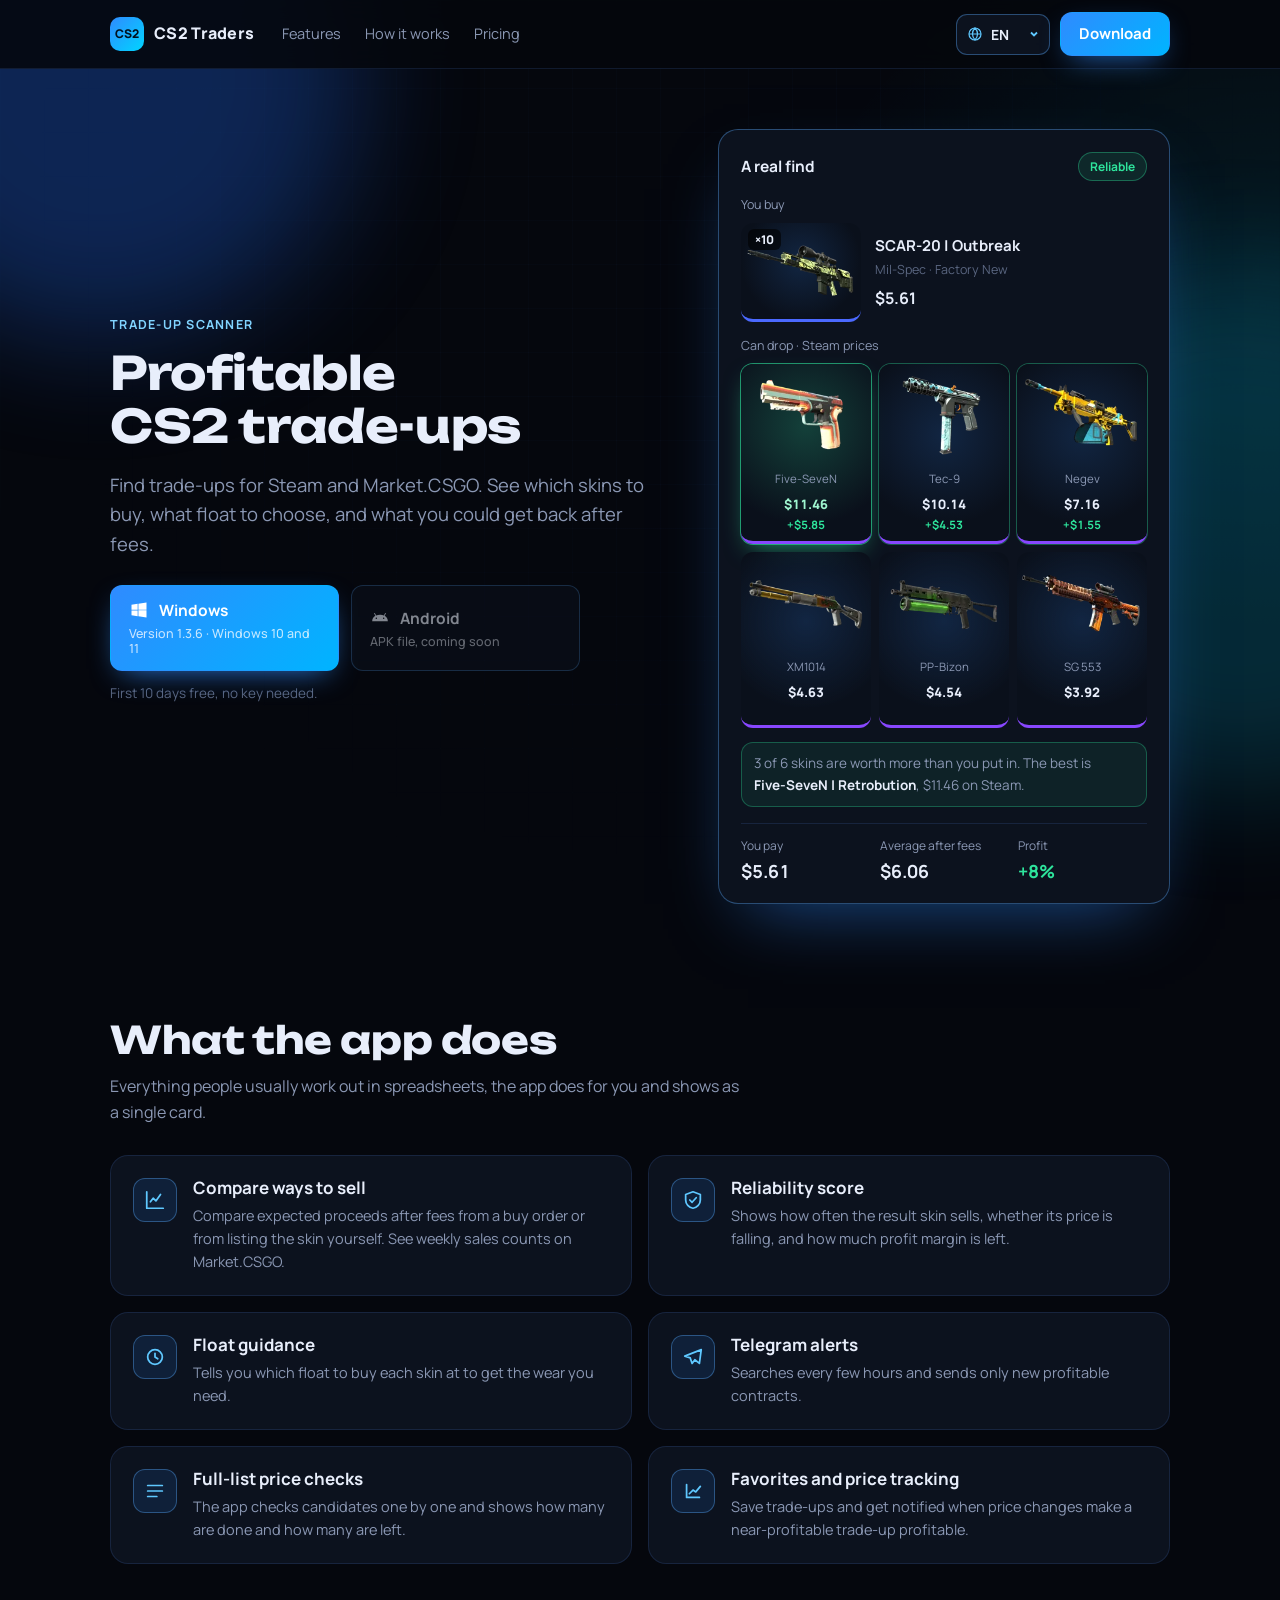
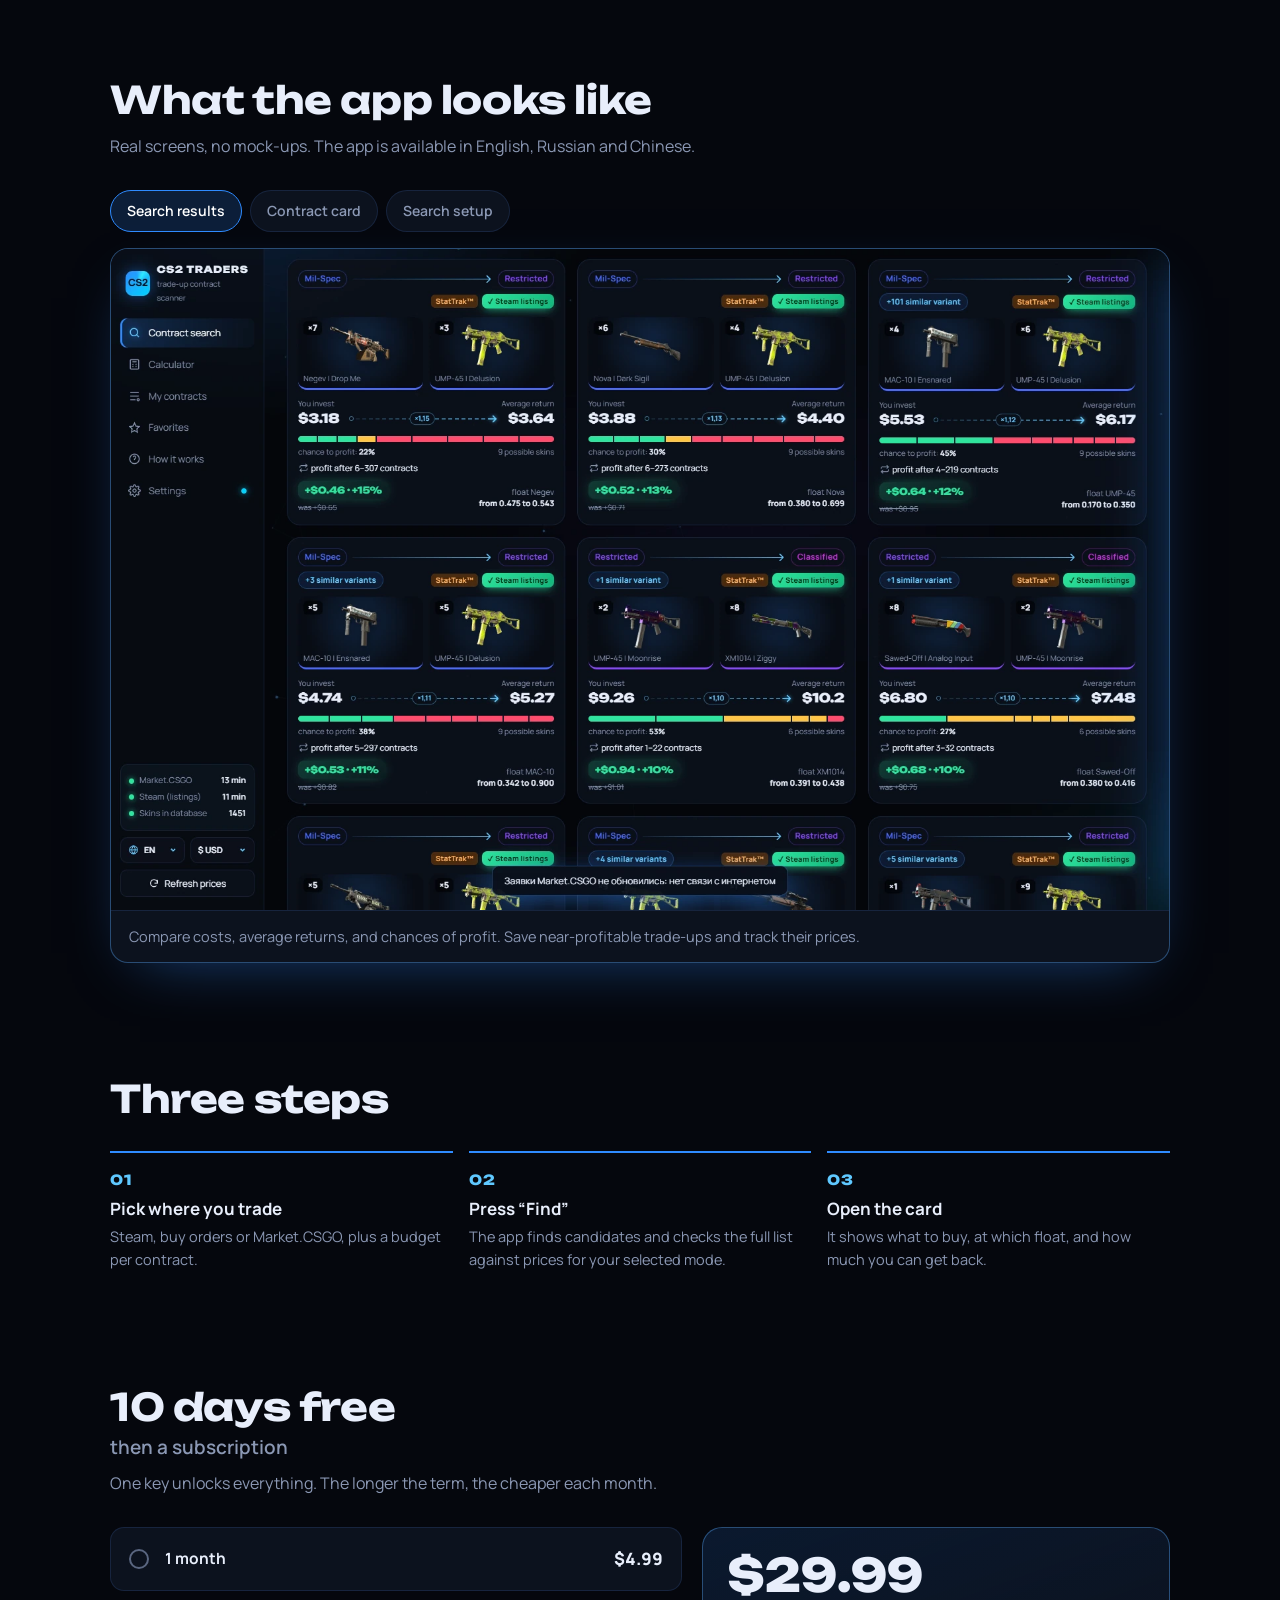
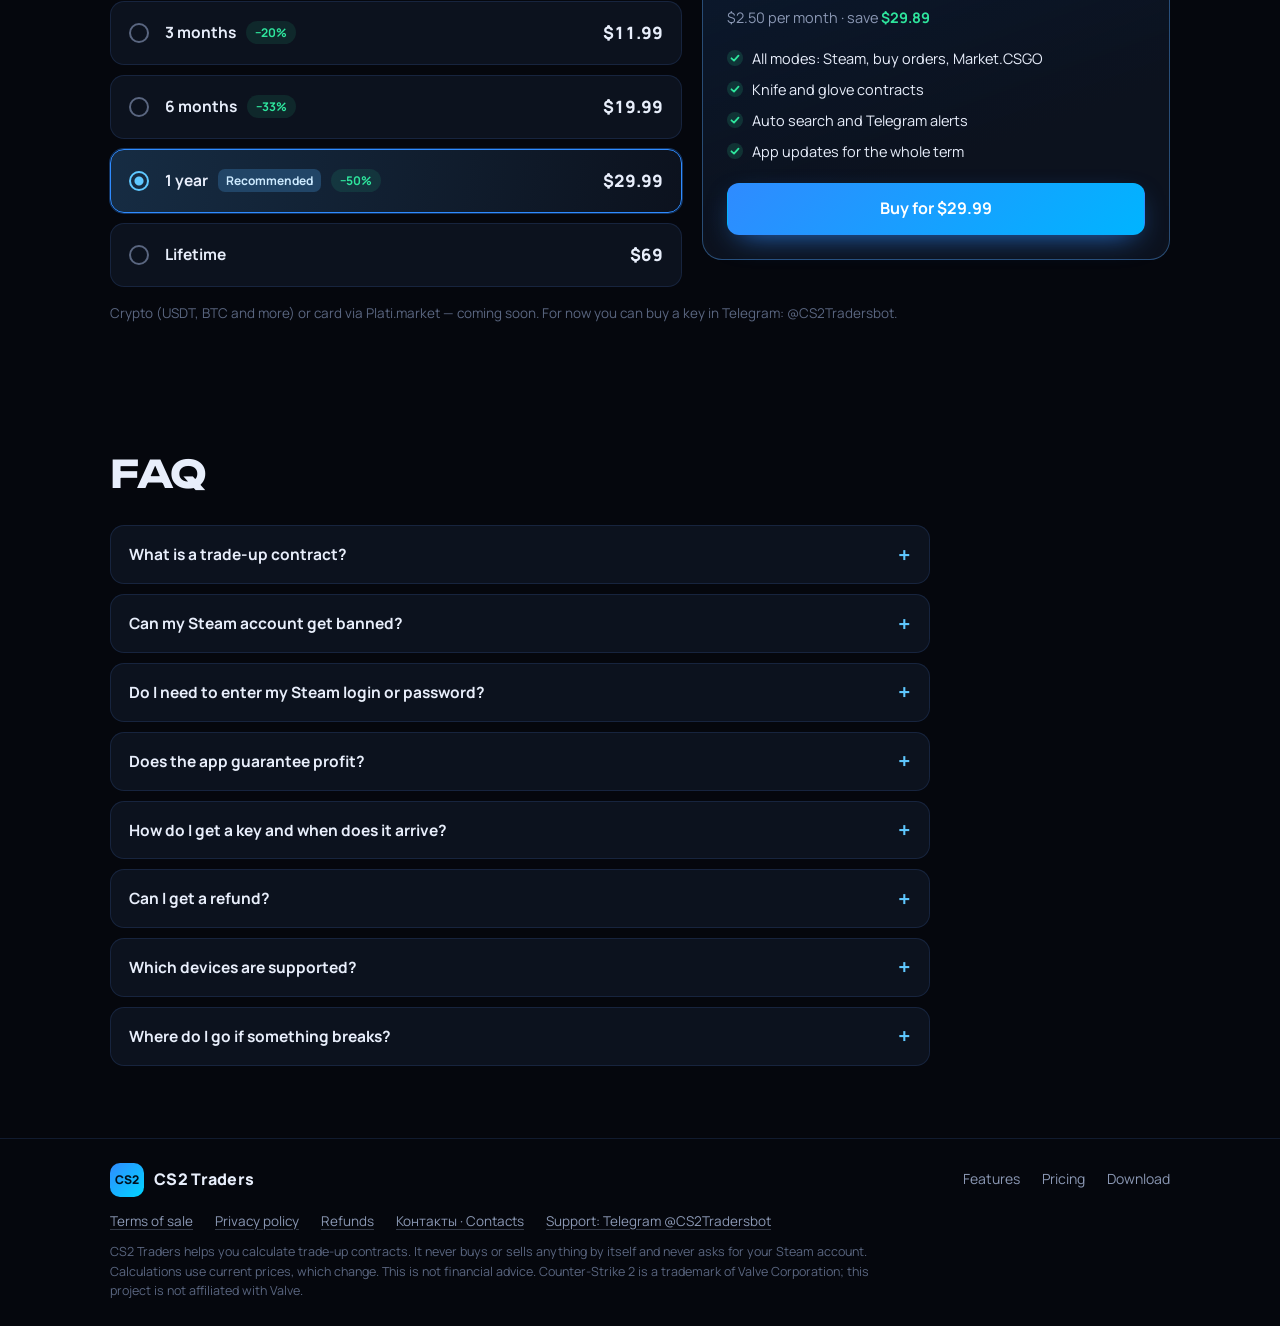
<file: index.html>
<!doctype html>
<html lang="ru">
<head>
<meta charset="utf-8">
<meta name="viewport" content="width=device-width, initial-scale=1, viewport-fit=cover">
<title>CS2 Traders</title>
<meta name="claude:viewport-fit-sides" content="cover">
<link rel="icon" href="favicon.svg" type="image/svg+xml">
<style>
/* шрифты лежат на самом сайте: Google Fonts в Китае заблокирован, в РФ бывает медленным */
@font-face{font-family:'Manrope';font-style:normal;font-weight:400;font-display:swap;src:url(fonts/manrope-cyrillic-400.woff2) format('woff2');unicode-range:U+0301,U+0400-045F,U+0490-0491,U+04B0-04B1,U+2116}
@font-face{font-family:'Manrope';font-style:normal;font-weight:400;font-display:swap;src:url(fonts/manrope-latin-400.woff2) format('woff2');unicode-range:U+0000-00FF,U+0131,U+0152-0153,U+02BB-02BC,U+02C6,U+02DA,U+02DC,U+0304,U+0308,U+0329,U+2000-206F,U+20AC,U+2122,U+2191,U+2193,U+2212,U+2215,U+FEFF,U+FFFD}
@font-face{font-family:'Manrope';font-style:normal;font-weight:500;font-display:swap;src:url(fonts/manrope-cyrillic-500.woff2) format('woff2');unicode-range:U+0301,U+0400-045F,U+0490-0491,U+04B0-04B1,U+2116}
@font-face{font-family:'Manrope';font-style:normal;font-weight:500;font-display:swap;src:url(fonts/manrope-latin-500.woff2) format('woff2');unicode-range:U+0000-00FF,U+0131,U+0152-0153,U+02BB-02BC,U+02C6,U+02DA,U+02DC,U+0304,U+0308,U+0329,U+2000-206F,U+20AC,U+2122,U+2191,U+2193,U+2212,U+2215,U+FEFF,U+FFFD}
@font-face{font-family:'Manrope';font-style:normal;font-weight:600;font-display:swap;src:url(fonts/manrope-cyrillic-600.woff2) format('woff2');unicode-range:U+0301,U+0400-045F,U+0490-0491,U+04B0-04B1,U+2116}
@font-face{font-family:'Manrope';font-style:normal;font-weight:600;font-display:swap;src:url(fonts/manrope-latin-600.woff2) format('woff2');unicode-range:U+0000-00FF,U+0131,U+0152-0153,U+02BB-02BC,U+02C6,U+02DA,U+02DC,U+0304,U+0308,U+0329,U+2000-206F,U+20AC,U+2122,U+2191,U+2193,U+2212,U+2215,U+FEFF,U+FFFD}
@font-face{font-family:'Manrope';font-style:normal;font-weight:700;font-display:swap;src:url(fonts/manrope-cyrillic-700.woff2) format('woff2');unicode-range:U+0301,U+0400-045F,U+0490-0491,U+04B0-04B1,U+2116}
@font-face{font-family:'Manrope';font-style:normal;font-weight:700;font-display:swap;src:url(fonts/manrope-latin-700.woff2) format('woff2');unicode-range:U+0000-00FF,U+0131,U+0152-0153,U+02BB-02BC,U+02C6,U+02DA,U+02DC,U+0304,U+0308,U+0329,U+2000-206F,U+20AC,U+2122,U+2191,U+2193,U+2212,U+2215,U+FEFF,U+FFFD}
@font-face{font-family:'Manrope';font-style:normal;font-weight:800;font-display:swap;src:url(fonts/manrope-cyrillic-800.woff2) format('woff2');unicode-range:U+0301,U+0400-045F,U+0490-0491,U+04B0-04B1,U+2116}
@font-face{font-family:'Manrope';font-style:normal;font-weight:800;font-display:swap;src:url(fonts/manrope-latin-800.woff2) format('woff2');unicode-range:U+0000-00FF,U+0131,U+0152-0153,U+02BB-02BC,U+02C6,U+02DA,U+02DC,U+0304,U+0308,U+0329,U+2000-206F,U+20AC,U+2122,U+2191,U+2193,U+2212,U+2215,U+FEFF,U+FFFD}
@font-face{font-family:'Unbounded';font-style:normal;font-weight:600;font-display:swap;src:url(fonts/unbounded-cyrillic-600.woff2) format('woff2');unicode-range:U+0301,U+0400-045F,U+0490-0491,U+04B0-04B1,U+2116}
@font-face{font-family:'Unbounded';font-style:normal;font-weight:600;font-display:swap;src:url(fonts/unbounded-latin-600.woff2) format('woff2');unicode-range:U+0000-00FF,U+0131,U+0152-0153,U+02BB-02BC,U+02C6,U+02DA,U+02DC,U+0304,U+0308,U+0329,U+2000-206F,U+20AC,U+2122,U+2191,U+2193,U+2212,U+2215,U+FEFF,U+FFFD}
@font-face{font-family:'Unbounded';font-style:normal;font-weight:700;font-display:swap;src:url(fonts/unbounded-cyrillic-700.woff2) format('woff2');unicode-range:U+0301,U+0400-045F,U+0490-0491,U+04B0-04B1,U+2116}
@font-face{font-family:'Unbounded';font-style:normal;font-weight:700;font-display:swap;src:url(fonts/unbounded-latin-700.woff2) format('woff2');unicode-range:U+0000-00FF,U+0131,U+0152-0153,U+02BB-02BC,U+02C6,U+02DA,U+02DC,U+0304,U+0308,U+0329,U+2000-206F,U+20AC,U+2122,U+2191,U+2193,U+2212,U+2215,U+FEFF,U+FFFD}
@font-face{font-family:'Unbounded';font-style:normal;font-weight:800;font-display:swap;src:url(fonts/unbounded-cyrillic-800.woff2) format('woff2');unicode-range:U+0301,U+0400-045F,U+0490-0491,U+04B0-04B1,U+2116}
@font-face{font-family:'Unbounded';font-style:normal;font-weight:800;font-display:swap;src:url(fonts/unbounded-latin-800.woff2) format('woff2');unicode-range:U+0000-00FF,U+0131,U+0152-0153,U+02BB-02BC,U+02C6,U+02DA,U+02DC,U+0304,U+0308,U+0329,U+2000-206F,U+20AC,U+2122,U+2191,U+2193,U+2212,U+2215,U+FEFF,U+FFFD}

/* Тёмный неон в стиле программы (один тёмный облик намеренно). Простые блоки, ровные ряды. */
:root{
  --bg:#05070d; --panel:#0c121e; --panel2:#111a2a; --line:rgba(90,150,255,.14); --line2:rgba(90,170,255,.38);
  --text:#e8eefb; --muted:#8b98b4; --dim:#5a6680;
  --acc:#2f8bff; --acc2:#5fc8ff; --cyan:#00d5ff; --good:#2ee59d;
  --fdisplay:"Unbounded","Manrope",system-ui,sans-serif; --fbody:"Manrope",system-ui,-apple-system,"Segoe UI","PingFang SC","Microsoft YaHei",sans-serif;
  color-scheme:dark;
}
*{box-sizing:border-box}
html{background:#05070d;scroll-behavior:smooth;scroll-padding-top:calc(76px + env(safe-area-inset-top,0px))}
body{margin:0;position:relative;z-index:0;background:radial-gradient(1000px 640px at 12% -8%,rgba(47,139,255,.17),transparent 60%),radial-gradient(800px 600px at 100% 6%,rgba(0,213,255,.09),transparent 60%),var(--bg);
  color:var(--text);font-family:var(--fbody);font-size:16px;line-height:1.6;-webkit-font-smoothing:antialiased}
.wrap{max-width:1100px;margin:0 auto;padding-left:max(20px,env(safe-area-inset-left,0px));padding-right:max(20px,env(safe-area-inset-right,0px))}
a{color:inherit;text-decoration:none}
h1,h2,h3{margin:0;line-height:1.15;text-wrap:balance}
h1,h2{font-family:var(--fdisplay);font-weight:700;letter-spacing:-.4px}
html[lang="zh"] h1,html[lang="zh"] h2{font-family:var(--fbody);font-weight:800;letter-spacing:0}
.eyebrow{font-size:12.5px;font-weight:700;letter-spacing:1.6px;text-transform:uppercase;color:var(--acc2)}
:focus-visible{outline:2px solid var(--acc2);outline-offset:3px;border-radius:8px}

/* шапка */
header{position:sticky;top:env(safe-area-inset-top,0px);z-index:20;background:rgba(5,7,13,.88);backdrop-filter:blur(12px);border-bottom:1px solid var(--line)}
body::before{content:"";position:fixed;inset:0 0 auto;height:env(safe-area-inset-top,0px);z-index:21;background:#05070d}
.nav{display:flex;align-items:center;gap:14px;padding-block:12px}
.logo{display:flex;align-items:center;gap:10px;font-weight:800;letter-spacing:.3px;white-space:nowrap}
.mark{width:34px;height:34px;border-radius:10px;display:grid;place-items:center;font-size:12px;font-weight:800;color:#00111f;background:linear-gradient(135deg,var(--acc),var(--cyan));flex:none}
.links{display:flex;gap:24px;margin-left:14px;font-size:14.5px;color:var(--muted)}
.links a:hover{color:var(--text)}
.nav-r{margin-left:auto;display:flex;align-items:center;gap:10px}
.lang{position:relative}
.lang select{appearance:none;-webkit-appearance:none;font:700 14px var(--fbody);color:var(--text);background:var(--panel);border:1px solid var(--line2);border-radius:11px;
  padding:10px 30px 10px 34px;cursor:pointer}
.lang svg{position:absolute;pointer-events:none;top:50%;transform:translateY(-50%);width:16px;height:16px;stroke:var(--acc2);fill:none;stroke-width:1.8}
.lang .globe{left:11px}.lang .chev{right:10px;width:12px;height:12px}

.btn{display:inline-flex;align-items:center;justify-content:center;gap:10px;font:700 15px/1.2 var(--fbody);border-radius:12px;padding:12px 18px;border:1px solid transparent;cursor:pointer;transition:transform .15s,box-shadow .2s,background .2s;white-space:nowrap}
.btn svg{width:20px;height:20px;flex:none}
.btn-primary{background:linear-gradient(135deg,#2f8bff,#00b4ff);color:#fff;box-shadow:0 10px 30px -12px rgba(47,139,255,.9)}
.btn-primary:hover{transform:translateY(-1px)}
.btn-ghost{background:var(--panel);border-color:var(--line2);color:var(--text)}
.btn-ghost:hover{background:var(--panel2)}

/* первый экран */
.hero{display:grid;grid-template-columns:1.1fr .9fr;gap:56px;align-items:center;padding-block:60px 52px}
.hero h1{font-size:clamp(28px,4.3vw,46px);margin-top:12px;text-wrap:initial}
.hero .eyebrow{color:#81d4ff;letter-spacing:1.25px}
.hero h1 span{color:var(--acc2)}
.lead{font-size:clamp(16px,2.2vw,18.5px);color:var(--muted);margin:18px 0 26px;max-width:32em}
.dl{display:grid;grid-template-columns:1fr 1fr;gap:12px;max-width:470px}
.dl .btn{flex-direction:column;align-items:flex-start;gap:6px;padding:14px 18px;min-height:76px;white-space:normal}
.dl .btn .t{display:flex;align-items:center;gap:10px;font-size:15.5px}
.dl .btn small{font-weight:500;font-size:12.5px;opacity:.75}
.dl-note{font-size:13.5px;color:var(--dim);margin-top:12px}

/* пример результата: подписи слева, значения справа */
.res{background:var(--panel);border:1px solid var(--line2);border-radius:20px;padding:22px 22px 18px;box-shadow:0 30px 70px -30px rgba(47,139,255,.55)}
.res-top{display:flex;align-items:center;justify-content:space-between;gap:12px;margin-bottom:10px}
.res-top b{font-size:15.5px}
.chip{font-size:12px;font-weight:700;border-radius:999px;padding:4px 11px;white-space:nowrap;color:var(--good);background:rgba(46,229,157,.1);border:1px solid rgba(46,229,157,.35)}
.res .lbl{font-size:12.5px;color:var(--muted);margin:14px 0 8px}
.th{position:relative;background:radial-gradient(circle at 50% 40%,rgba(47,139,255,.16),#0a101b 72%);border-radius:12px;border-bottom:3px solid var(--rc);display:grid;justify-items:center;padding:8px 6px 7px}
.th img{width:100%;max-width:120px;aspect-ratio:4/3;object-fit:contain;display:block}
.th small{font-size:11.5px;color:var(--muted);margin-top:3px;white-space:nowrap;overflow:hidden;text-overflow:ellipsis;max-width:100%}
.th .cnt{position:absolute;top:6px;left:7px;font-size:12px;font-weight:800;background:rgba(0,0,0,.6);border-radius:6px;padding:1px 7px}
.in-skin{display:grid;grid-template-columns:120px minmax(0,1fr);gap:14px;align-items:center}
.in-skin b{display:block;font-size:15px}
.in-skin small{display:block;font-size:12.5px;color:var(--dim);margin-top:2px}
.outs{display:grid;grid-template-columns:repeat(5,minmax(0,1fr));gap:7px}
.outs .th{padding:6px 4px 5px}
.nums{display:grid;grid-template-columns:repeat(3,minmax(0,1fr));gap:10px;border-top:1px solid var(--line);margin-top:16px;padding-top:14px}
.nums div{display:flex;flex-direction:column;gap:2px}
.nums span{font-size:12px;color:var(--muted)}
.nums b{font-size:18px;font-variant-numeric:tabular-nums}
.nums b.g{color:var(--good)}
.kv{display:flex;justify-content:space-between;align-items:baseline;gap:16px;padding-block:11px;border-top:1px solid var(--line);font-size:14.5px}
.kv:first-of-type{border-top:0}
.kv span{color:var(--muted)}
.kv b{text-align:right;font-variant-numeric:tabular-nums}
.kv b.g{color:var(--good);font-size:17px}

/* секции */
section{padding-block:52px}
.head{max-width:640px;margin-bottom:30px}
.head h2{font-size:clamp(24px,3.8vw,38px);margin-top:10px}
.head p{color:var(--muted);margin:12px 0 0}
.feat{display:grid;grid-template-columns:repeat(2,minmax(0,1fr));gap:16px}
.f{display:grid;grid-template-columns:44px minmax(0,1fr);gap:16px;background:var(--panel);border:1px solid var(--line);border-radius:18px;padding:22px}
.f .ic{width:44px;height:44px;border-radius:12px;display:grid;place-items:center;background:rgba(47,139,255,.12);border:1px solid var(--line2)}
.f .ic svg{width:22px;height:22px;stroke:var(--acc2);fill:none;stroke-width:1.9;stroke-linecap:round;stroke-linejoin:round}
.f h3{font-size:17px;font-weight:700;margin-bottom:6px}
.f p{margin:0;color:var(--muted);font-size:14.5px}
.shot-tabs{display:flex;gap:8px;flex-wrap:wrap;margin-bottom:16px}
.shot-tabs button{font:inherit;font-size:14px;font-weight:600;color:var(--muted);background:var(--panel);border:1px solid var(--line);border-radius:999px;padding:9px 16px;cursor:pointer}
.shot-tabs button{transition:color .2s,background .2s,border-color .2s,transform .2s}
.shot-tabs button:hover{color:var(--text);background:var(--panel2);border-color:var(--line2);transform:translateY(-1px)}
.shot-tabs button.on{color:#fff;background:rgba(47,139,255,.18);border-color:var(--acc)}
.shot-tabs button.on:hover{background:rgba(47,139,255,.26)}
.shot{margin:0;border:1px solid var(--line2);border-radius:18px;overflow:hidden;background:var(--panel);box-shadow:0 20px 60px -30px rgba(47,139,255,.55)}
.shot img{display:block;width:100%;height:auto;aspect-ratio:16/10}
.shot figcaption{padding:14px 18px;color:var(--muted);font-size:14.5px;border-top:1px solid var(--line)}
.steps{display:grid;grid-template-columns:repeat(3,minmax(0,1fr));gap:16px}
.step{border-top:2px solid var(--acc);padding-top:16px}
.step .n{font-family:var(--fdisplay);font-weight:800;color:var(--acc2);font-size:14px;letter-spacing:1px}
.step h3{font-size:17px;font-weight:700;margin:8px 0 6px}
.step p{margin:0;color:var(--muted);font-size:14.5px}

/* цены: ровный список сроков + итог */
.pricing{display:grid;grid-template-columns:minmax(0,1.1fr) minmax(0,.9fr);gap:20px;align-items:start}
.plans{display:grid;gap:10px}
.plan{display:grid;grid-template-columns:22px minmax(0,1fr) auto;align-items:center;gap:14px;min-height:64px;padding:12px 18px;
  background:var(--panel);border:1px solid var(--line);border-radius:14px;cursor:pointer;text-align:left;font:inherit;color:var(--text);width:100%}
.plan:hover{border-color:var(--line2)}
.plan .rd{width:20px;height:20px;border-radius:50%;border:2px solid var(--dim)}
.plan .nm{font-weight:700;font-size:15.5px;display:flex;align-items:center;gap:10px;flex-wrap:wrap}
.plan .sv{font-size:12px;font-weight:700;color:var(--good);background:rgba(46,229,157,.1);border-radius:999px;padding:2px 9px}
.plan .pr{font-weight:800;font-size:17px;font-variant-numeric:tabular-nums;white-space:nowrap}
.plan.on{border-color:var(--acc);background:linear-gradient(90deg,rgba(47,139,255,.16),var(--panel));box-shadow:0 0 0 1px rgba(47,139,255,.35)}
.plan.on .rd{border-color:var(--acc2);background:radial-gradient(circle,var(--acc2) 0 4px,transparent 5px)}
.sumbox{background:linear-gradient(160deg,rgba(47,139,255,.14),var(--panel) 65%);border:1px solid var(--line2);border-radius:20px;padding:24px}
.sumbox .price{font-family:var(--fdisplay);font-weight:800;font-size:clamp(36px,5vw,46px);line-height:1;font-variant-numeric:tabular-nums}
.sumbox .per{color:var(--muted);margin-top:8px;font-size:14.5px;min-height:1.6em}
.sumbox .per b{color:var(--good)}
.sumbox ul{list-style:none;padding:0;margin:18px 0 20px;display:grid;gap:8px;font-size:14.5px}
.sumbox li{display:flex;gap:9px;align-items:flex-start}
.sumbox li::before{content:"";width:16px;height:16px;flex:none;margin-top:3px;border-radius:50%;background:rgba(46,229,157,.15) url("data:image/svg+xml,%3Csvg xmlns='http://www.w3.org/2000/svg' viewBox='0 0 16 16'%3E%3Cpath d='M4.5 8.3 7 10.6l4.5-5' fill='none' stroke='%232ee59d' stroke-width='1.8' stroke-linecap='round' stroke-linejoin='round'/%3E%3C/svg%3E") center/16px no-repeat}
.sumbox .btn{width:100%;padding:15px 20px;font-size:16px}
.pay{margin-top:16px;font-size:13.5px;color:var(--dim)}

footer{border-top:1px solid var(--line);margin-top:20px}
.foot{display:flex;align-items:center;justify-content:space-between;gap:16px;padding-block:24px 8px}
.foot nav{display:flex;gap:22px;font-size:14px;color:var(--muted)}
.foot nav a:hover{color:var(--text)}
.legal{font-size:12.5px;color:var(--dim);padding-block:6px 26px;max-width:62em;line-height:1.55;margin:0}


/* живость без нагрузки: только transform/opacity, CSS-анимации, на «меньше движения» выключено */
.bg-fx{position:fixed;inset:0;z-index:-1;pointer-events:none;overflow:hidden}
.bg-fx::before{content:"";position:absolute;inset:0;opacity:.45;
  background-image:linear-gradient(rgba(90,150,255,.05) 1px,transparent 1px),linear-gradient(90deg,rgba(90,150,255,.05) 1px,transparent 1px);
  background-size:44px 44px;mask-image:radial-gradient(ellipse at 50% 20%,#000 30%,transparent 75%);-webkit-mask-image:radial-gradient(ellipse at 50% 20%,#000 30%,transparent 75%)}
.orb{position:absolute;width:520px;height:520px;border-radius:50%;filter:blur(60px);opacity:.35;will-change:transform}
.orb.a{background:#1f5fd6;top:-180px;left:-160px;animation:drift 18s ease-in-out infinite alternate}
.orb.b{background:#0aa6c9;top:30%;right:-220px;opacity:.22;animation:drift 22s ease-in-out infinite alternate-reverse}
@keyframes drift{to{transform:translate(80px,60px)}}

.btn-primary{position:relative;overflow:hidden}
.btn-primary::after{content:"";position:absolute;top:0;left:-60%;width:40%;height:100%;background:linear-gradient(100deg,transparent,rgba(255,255,255,.35),transparent);transform:skewX(-20deg);animation:shine 4s ease-in-out infinite}
@keyframes shine{0%,70%{left:-60%}100%{left:130%}}
.res{position:relative;animation:floaty 7s ease-in-out infinite}
@keyframes floaty{50%{transform:translateY(-6px)}}
.f,.plan,.sumbox{transition:border-color .25s,transform .25s,box-shadow .25s}
.f:hover{border-color:var(--line2);transform:translateY(-3px);box-shadow:0 16px 40px -20px rgba(47,139,255,.6)}
.out{padding:7px 4px 7px!important;gap:1px}
.out small{white-space:normal!important;text-align:center;line-height:1.2;min-height:2.4em;display:flex!important;align-items:center;justify-content:center}
.out .pz{font-size:13px;font-weight:800;font-variant-numeric:tabular-nums}
.out.best{background:radial-gradient(circle at 50% 35%,rgba(136,71,255,.35),#0a101b 75%);box-shadow:0 0 0 1px rgba(136,71,255,.6),0 10px 26px -10px rgba(136,71,255,.8)}
.out.best .pz{color:#c9b3ff}
.x3{position:absolute;top:5px;right:5px;font-size:10.5px;font-weight:800;color:#1a0b33;background:#c9b3ff;border-radius:6px;padding:1px 6px}
.in-skin .pz.big{display:block;margin-top:6px;font-size:16px;color:var(--text)}
.hook{margin-top:14px;font-size:13.5px;color:var(--muted);background:rgba(136,71,255,.1);border:1px solid rgba(136,71,255,.3);border-radius:12px;padding:10px 12px}
.hook b{color:var(--text)}
.nums div{justify-content:flex-end}
.nums span{line-height:1.35;overflow-wrap:anywhere}
@media (max-width:520px){.out .pz{font-size:12px}.out small{font-size:10.5px}.orb{width:340px;height:340px}}
@media (prefers-reduced-motion:reduce){.orb,.res,.btn-primary::after{animation:none!important}}


.outs.six{grid-template-columns:repeat(3,minmax(0,1fr));gap:8px}
.out .pl{font-size:11.5px;font-weight:700;color:var(--good);min-height:1.3em;font-variant-numeric:tabular-nums}
.out.win{box-shadow:0 0 0 1px rgba(46,229,157,.35)}
.out.best{background:radial-gradient(circle at 50% 35%,rgba(46,229,157,.22),#0a101b 75%);box-shadow:0 0 0 1px rgba(46,229,157,.6),0 10px 26px -10px rgba(46,229,157,.7)}
.out.best .pz{color:#9ff5cf}
.nw{white-space:nowrap}
.hook{background:rgba(46,229,157,.08);border-color:rgba(46,229,157,.3)}


.outs.six{grid-template-columns:repeat(3,minmax(0,1fr));gap:8px}
.out .pl{font-size:11.5px;font-weight:700;color:var(--good);min-height:1.3em;font-variant-numeric:tabular-nums}
.out.win{box-shadow:0 0 0 1px rgba(46,229,157,.35)}
.out.best{background:radial-gradient(circle at 50% 35%,rgba(46,229,157,.22),#0a101b 75%);box-shadow:0 0 0 1px rgba(46,229,157,.6),0 10px 26px -10px rgba(46,229,157,.7)}
.out.best .pz{color:#9ff5cf}
.nw{white-space:nowrap}
.hook{background:rgba(46,229,157,.08);border-color:rgba(46,229,157,.3)}

.faq{display:grid;gap:10px;max-width:820px}
.faq details{background:var(--panel);border:1px solid var(--line);border-radius:14px;padding:0 18px;transition:border-color .2s}
.faq details[open]{border-color:var(--line2)}
.faq summary{list-style:none;cursor:pointer;padding:16px 0;font-weight:700;font-size:15.5px;display:flex;justify-content:space-between;gap:14px;align-items:center}
.faq summary::-webkit-details-marker{display:none}
.faq summary::after{content:"+";display:inline-block;font-size:22px;line-height:1;color:var(--acc2);flex:none;transition:transform .2s}
.faq details[open] summary::after{transform:rotate(45deg)}
.faq summary:hover{color:#fff}
.faq .ans{overflow:hidden}
@supports selector(details::details-content){
  .faq details{interpolate-size:allow-keywords}
  .faq details::details-content{block-size:0;opacity:0;overflow:hidden;
    transition:block-size .32s cubic-bezier(.2,.7,.2,1),opacity .24s ease,content-visibility .32s allow-discrete}
  .faq details[open]::details-content{block-size:auto;opacity:1}
}
.plan.recommended{border-color:#537fa8;background:linear-gradient(100deg,#162c43,var(--panel))}
.plan.recommended.on{border-color:var(--acc)}
.plan.recommended:hover{border-color:var(--acc2)}
.plan .rec{color:#cceaff;background:#214567;border-radius:7px;font-size:12px;padding:2px 8px;white-space:nowrap}
.faq p{margin:0;padding-bottom:16px;color:var(--muted);font-size:14.5px}
.faq summary::after{transition:transform .3s}
.head h2 .sub{display:block;margin-top:8px;font-family:var(--fbody);font-weight:600;font-size:.5em;letter-spacing:0;color:var(--muted)}
.docs{display:flex;flex-wrap:wrap;gap:8px 22px;font-size:13.5px;color:var(--muted);padding-block:6px 4px}
.docs a{text-decoration:underline;text-underline-offset:3px;text-decoration-color:rgba(139,152,180,.35)}
.docs a:hover{color:var(--text)}
@media (max-width:900px){
  .hero{grid-template-columns:1fr;gap:32px;padding-block:36px 28px}
  .links{display:none}
  .feat,.steps,.pricing{grid-template-columns:1fr}
}
@media (max-width:520px){
  .dl{grid-template-columns:1fr}
  .logo .nm-t{display:none}
  .nav .btn-primary{padding:11px 14px}
  .foot{flex-direction:column;align-items:flex-start;gap:14px}
}
@media (prefers-reduced-motion:reduce){*{transition:none!important}html{scroll-behavior:auto}}
/* широкие мониторы: увеличиваем всю страницу, чтобы не было мелко и пусто по краям */
@media (min-width:1600px){body{zoom:1.2}}
@media (min-width:1900px){body{zoom:1.35}}
@media (min-width:2400px){body{zoom:1.6}}
</style>
<script src="metrika.js"></script>
<noscript><div><img src="https://mc.yandex.ru/watch/114228579" style="position:absolute;left:-9999px" alt=""></div></noscript>
</head>
<body>

<div class="bg-fx" aria-hidden="true"><span class="orb a"></span><span class="orb b"></span></div>
<header>
  <div class="wrap nav">
    <a class="logo" href="#top"><span class="mark">CS2</span><span class="nm-t">CS2 Traders</span></a>
    <nav class="links"><a href="#features" data-i="nav_f">Возможности</a><a href="#how" data-i="nav_h">Как пользоваться</a><a href="#pricing" data-i="nav_p">Цены</a></nav>
    <div class="nav-r">
      <label class="lang">
        <svg class="globe" viewBox="0 0 24 24"><circle cx="12" cy="12" r="9"/><path d="M3 12h18M12 3c2.5 2.6 3.8 5.6 3.8 9s-1.3 6.4-3.8 9c-2.5-2.6-3.8-5.6-3.8-9S9.5 5.6 12 3z"/></svg>
        <select id="lang" aria-label="Язык / Language / 语言">
          <option value="ru">RU</option><option value="en">EN</option><option value="zh">中文</option>
        </select>
        <svg class="chev" viewBox="0 0 12 12"><path d="m3 4.5 3 3 3-3"/></svg>
      </label>
      <a class="btn btn-primary" href="#download" data-i="download">Скачать</a>
    </div>
  </div>
</header>

<main id="top">
<div class="wrap hero" id="download">
  <div>
    <div class="eyebrow" data-i="eyebrow">Сканер контрактов обмена</div>
    <h1 data-i="h1" data-html>Выгодные<br>контракты CS2</h1>
    <p class="lead" data-i="lead">Найди контракты обмена для Steam и Market.CSGO. Программа покажет, какие скины купить, какой float выбрать и сколько можно получить после комиссии.</p>
    <div class="dl">
      <a class="btn btn-primary" href="download/CS2-Traders-Setup.exe" download>
        <span class="t"><svg viewBox="0 0 24 24" fill="currentColor"><path d="M3 5.6 10.4 4.5v7.1H3zm0 12.8 7.4 1.1v-7H3zm8.3 1.2L21 21v-8.6h-9.7zm0-15.2v7.2H21V3z"/></svg>Windows</span>
        <small data-i="win_sub">Версия 1.3.6 · Windows 10 и 11</small>
      </a>
      <a class="btn btn-ghost" aria-disabled="true" style="pointer-events:none;opacity:.55">
        <span class="t"><svg viewBox="0 0 24 24" fill="currentColor"><path d="M17.5 9.4 19 6.8a.5.5 0 0 0-.9-.5l-1.5 2.6A9 9 0 0 0 12 8c-1.6 0-3.2.3-4.6 1L5.9 6.3a.5.5 0 1 0-.9.5l1.5 2.6A8 8 0 0 0 2.6 16h18.8a8 8 0 0 0-3.9-6.6M7.6 13.3a.9.9 0 1 1 0-1.8.9.9 0 0 1 0 1.8m8.8 0a.9.9 0 1 1 0-1.8.9.9 0 0 1 0 1.8"/></svg>Android</span>
        <small data-i="and_sub">APK-файл, скоро</small>
      </a>
    </div>
    <p class="dl-note" data-i="dl_note">Первые 10 дней бесплатно, без ключа.</p>
  </div>

  <div class="res">
    <div class="res-top"><b data-i="c_title">Пример из найденных</b><span class="chip" data-i="c_chip">Надёжный</span></div>
    <div class="lbl" data-i="c_buy">Покупаешь</div>
    <div class="in-skin">
      <div class="th" style="--rc:#4b69ff"><img alt="" src="[data-uri]"><span class="cnt">×10</span></div>
      <div><b class="sk" data-ru="SCAR-20 | Эпидемия" data-en="SCAR-20 | Outbreak">SCAR-20 | Эпидемия</b>
        <small data-i="c_in_sub">Армейское · Прямо с завода</small>
        <b class="pz big" data-rub="463 ₽" data-usd="$5.61">463 ₽</b></div>
    </div>
    <div class="lbl" data-i="c_out">Может выпасть · цены в Steam</div>
    <div class="outs six"><div class="th out best" style="--rc:#8847ff"><img alt="" src="[data-uri]"><small class="sk" data-ru="Five-SeveN" data-en="Five-SeveN">Five-SeveN</small><b class="pz" data-rub="946 ₽" data-usd="$11.46">946 ₽</b><span class="pl" data-rub="+483 ₽" data-usd="+$5.85">+483 ₽</span></div><div class="th out win" style="--rc:#8847ff"><img alt="" src="[data-uri]"><small class="sk" data-ru="Tec-9" data-en="Tec-9">Tec-9</small><b class="pz" data-rub="837 ₽" data-usd="$10.14">837 ₽</b><span class="pl" data-rub="+374 ₽" data-usd="+$4.53">+374 ₽</span></div><div class="th out win" style="--rc:#8847ff"><img alt="" src="[data-uri]"><small class="sk" data-ru="Негев" data-en="Negev">Негев</small><b class="pz" data-rub="591 ₽" data-usd="$7.16">591 ₽</b><span class="pl" data-rub="+128 ₽" data-usd="+$1.55">+128 ₽</span></div><div class="th out" style="--rc:#8847ff"><img alt="" src="[data-uri]"><small class="sk" data-ru="XM1014" data-en="XM1014">XM1014</small><b class="pz" data-rub="382 ₽" data-usd="$4.63">382 ₽</b><span class="pl"></span></div><div class="th out" style="--rc:#8847ff"><img alt="" src="[data-uri]"><small class="sk" data-ru="ПП-19 «Бизон»" data-en="PP-Bizon">ПП-19 «Бизон»</small><b class="pz" data-rub="375 ₽" data-usd="$4.54">375 ₽</b><span class="pl"></span></div><div class="th out" style="--rc:#8847ff"><img alt="" src="[data-uri]"><small class="sk" data-ru="SG 553" data-en="SG 553">SG 553</small><b class="pz" data-rub="324 ₽" data-usd="$3.92">324 ₽</b><span class="pl"></span></div></div>
    <div class="hook" data-i="c_hook" data-html>3 из 6 скинов дороже вложенного. Лучший — <b class="nw">Five-SeveN | Дань прошлому</b>, в Steam 946 ₽.</div>
    <div class="nums">
      <div><span data-i="c_cost">Вкладываешь</span><b class="pz" data-rub="463 ₽" data-usd="$5.61">463 ₽</b></div>
      <div><span data-i="c_ev">В среднем на руки</span><b class="pz" data-rub="500 ₽" data-usd="$6.06">500 ₽</b></div>
      <div><span data-i="c_profit">Прибыль</span><b class="g">+8%</b></div>
    </div>
  </div>
</div>

<section id="features">
  <div class="wrap">
    <div class="head"><h2 data-i="f_h">Что умеет программа</h2><p data-i="f_p">Всё, что обычно считают вручную в таблицах, программа делает сама и показывает итог одной карточкой.</p></div>
    <div class="feat">
      <div class="f"><div class="ic"><svg viewBox="0 0 24 24"><path d="M3 3v18h18"/><path d="m7 14 3-4 3 3 5-7"/></svg></div><div><h3 data-i="f1h">Сравнение способов продажи</h3><p data-i="f1p">Посмотри ожидаемую выручку после комиссии по заявке покупателя и по цене выставления. Для Market.CSGO видно число продаж за неделю.</p></div></div>
      <div class="f"><div class="ic"><svg viewBox="0 0 24 24"><path d="M12 3 4 6v6c0 4.5 3.4 8.3 8 9 4.6-.7 8-4.5 8-9V6z"/><path d="m8.5 12 2.5 2.5 4.5-5"/></svg></div><div><h3 data-i="f2h">Оценка надёжности</h3><p data-i="f2p">Показывает, как часто продаётся выпадающий скин, падает ли его цена и какой запас прибыли остаётся.</p></div></div>
      <div class="f"><div class="ic"><svg viewBox="0 0 24 24"><circle cx="12" cy="12" r="8"/><path d="M12 8v4l3 2"/></svg></div><div><h3 data-i="f3h">Подсказка по float</h3><p data-i="f3p">Пишет, с каким float покупать каждый скин, чтобы выпал нужный износ.</p></div></div>
      <div class="f"><div class="ic"><svg viewBox="0 0 24 24"><path d="M21 4 3 11l6 2 2 6 3-4 5 4z"/></svg></div><div><h3 data-i="f4h">Уведомления в Telegram</h3><p data-i="f4p">Сама ищет контракты раз в несколько часов и присылает только новые выгодные.</p></div></div>
      <div class="f"><div class="ic"><svg viewBox="0 0 24 24"><path d="M4 6h16M4 12h16M4 18h10"/></svg></div><div><h3 data-i="f5h">Проверка всего списка</h3><p data-i="f5p">Программа уточняет подходящие варианты по очереди. Видно, сколько контрактов уже проверено и сколько ещё осталось.</p></div></div>
      <div class="f"><div class="ic"><svg viewBox="0 0 24 24"><path d="M5 19V5m0 14h14M8 15l4-4 3 2 5-6"/></svg></div><div><h3 data-i="f6h">Избранное и слежение за ценой</h3><p data-i="f6p">Сохраняй контракты. Для почти выгодных можно включить уведомление, когда цена изменится и контракт выйдет в плюс.</p></div></div>
    </div>
  </div>
</section>

<section id="shots">
  <div class="wrap">
    <div class="head"><h2 data-i="s_h">Как выглядит программа</h2><p data-i="s_p">Настоящие экраны, без монтажа.</p></div>
    <div class="shot-tabs" role="group" aria-label="Скриншоты приложения / App screenshots">
      <button class="on" aria-pressed="true" data-shot="0" data-i="s1">Результаты поиска</button>
      <button aria-pressed="false" data-shot="1" data-i="s2">Карточка контракта</button>
      <button aria-pressed="false" data-shot="2" data-i="s3">Настройка поиска</button>
    </div>
    <figure class="shot">
      <img id="shot-img" src="img/app-results.webp" width="1600" height="1000" loading="lazy" decoding="async" alt="CS2 Traders">
      <figcaption id="shot-cap" data-i="sc1">В результатах видны вложения, средняя выплата и шанс выйти в плюс. Почти выгодные контракты можно сохранить и отслеживать по цене.</figcaption>
    </figure>
  </div>
</section>

<section id="how">
  <div class="wrap">
    <div class="head"><h2 data-i="h_h">Три шага</h2></div>
    <div class="steps">
      <div class="step"><div class="n">01</div><h3 data-i="s1h">Выбери, где торгуешь</h3><p data-i="s1p">Steam, автозакуп или Market.CSGO, и бюджет на один контракт.</p></div>
      <div class="step"><div class="n">02</div><h3 data-i="s2h">Нажми «Найти»</h3><p data-i="s2p">Программа найдёт варианты и проверит весь список кандидатов по ценам выбранного сценария.</p></div>
      <div class="step"><div class="n">03</div><h3 data-i="s3h">Открой карточку</h3><p data-i="s3p">Там написано, что купить, с каким float и сколько можно получить.</p></div>
    </div>
  </div>
</section>

<section id="pricing">
  <div class="wrap">
    <div class="head"><h2 data-i="p_h" data-html>10 дней бесплатно<span class="sub">дальше по подписке</span></h2><p data-i="p_p">Один ключ открывает все возможности. Чем длиннее срок, тем дешевле месяц.</p></div>
    <div class="pricing">
      <div class="plans" role="radiogroup" id="plans"></div>
      <div class="sumbox">
        <div class="price" id="s-price"></div>
        <div class="per" id="s-per"></div>
        <ul>
          <li data-i="l1">Все сценарии: Steam, автозакуп, Market.CSGO</li>
          <li data-i="l2">Контракты на ножи и перчатки</li>
          <li data-i="l3">Автопоиск и уведомления в Telegram</li>
          <li data-i="l4">Обновления программы на весь срок</li>
        </ul>
        <a class="btn btn-primary" id="s-buy" href="https://t.me/CS2Tradersbot" target="_blank" rel="noopener"></a>
      </div>
    </div>
    <p class="pay" data-i="pay">Оплата криптовалютой (USDT, BTC и др.) или картой через Plati.market — подключаем. Пока ключ можно купить в Telegram: @CS2Tradersbot.</p>
  </div>
</section>
<section id="faq">
  <div class="wrap">
    <div class="head"><h2 data-i="faq_h">Частые вопросы</h2></div>
    <div class="faq" id="faq-list"></div>
  </div>
</section>
</main>

<footer>
  <div class="wrap foot">
    <span class="logo"><span class="mark">CS2</span>CS2 Traders</span>
    <nav><a href="#features" data-i="nav_f">Возможности</a><a href="#pricing" data-i="nav_p">Цены</a><a href="#download" data-i="download">Скачать</a></nav>
  </div>
  <div class="wrap docs">
    <a href="offer.html" data-i="d_offer">Публичная оферта</a><a href="privacy.html" data-i="d_privacy">Политика конфиденциальности</a>
    <a href="refund.html" data-i="d_refund">Возврат средств</a><a href="contacts.html">Контакты · Contacts</a><a href="https://t.me/CS2Tradersbot" target="_blank" rel="noopener"><span data-i="d_contacts">Поддержка</span>: Telegram @CS2Tradersbot</a>
  </div>
  <div class="wrap"><p class="legal" data-i="legal">CS2 Traders помогает считать контракты обмена. Программа ничего не покупает и не продаёт сама и не просит данные аккаунта Steam. Расчёты основаны на текущих ценах, а они меняются. Это не финансовый совет. Counter-Strike 2 — товарный знак Valve Corporation, проект с Valve не связан.</p></div>
</footer>

<script>
(() => {
  const T = {
    ru: {faq_h:'Частые вопросы',s_h:'Как выглядит программа',s_p:'Настоящие экраны, без монтажа.',s1:'Результаты поиска',s2:'Карточка контракта',s3:'Настройка поиска',sc1:'В результатах видны вложения, средняя выплата и шанс выйти в плюс. Почти выгодные контракты можно сохранить и отслеживать по цене.',sc2:'Проверь, какие скины и float нужны, сколько можешь получить по заявке или при выставлении и как часто продаются результаты.',sc3:'Выбери, где покупаешь и продаёшь, бюджет и что для тебя важнее. Остальное программа сделает сама.',d_offer:'Публичная оферта',d_privacy:'Политика конфиденциальности',d_refund:'Возврат средств',d_contacts:'Поддержка',nav_f:'Возможности',nav_h:'Как пользоваться',nav_p:'Цены',download:'Скачать',eyebrow:'Сканер контрактов обмена',rec:'Рекомендуем',
      h1:'Выгодные<br>контракты CS2',
      lead:'Найди контракты обмена для Steam и Market.CSGO. Программа покажет, какие скины купить, какой float выбрать и сколько можно получить после комиссии.',
      win_sub:'Версия 1.3.6 · Windows 10 и 11',and_sub:'APK-файл, скоро',dl_note:'Первые 10 дней бесплатно, без ключа.',
      c_title:'Пример из найденных',c_chip:'Надёжный',c_buy:'Покупаешь',c_in_sub:'Армейское · Прямо с завода',c_out:'Может выпасть · цены в Steam',c_cost:'Вкладываешь',c_ev:'В среднем на руки',c_x3:'×3',c_hook:'3 из 6 скинов дороже вложенного. Лучший — <b class="nw">Five-SeveN | Дань прошлому</b>, в Steam 946 ₽.',c_chance:'Шанс выйти в плюс',c_profit:'Прибыль',
      f_h:'Что умеет программа',f_p:'Всё, что обычно считают вручную в таблицах, программа делает сама и показывает итог одной карточкой.',
      f1h:'Сравнение способов продажи',f1p:'Посмотри ожидаемую выручку после комиссии по заявке покупателя и по цене выставления. Для Market.CSGO видно число продаж за неделю.',
      f2h:'Оценка надёжности',f2p:'Показывает, как часто продаётся выпадающий скин, падает ли его цена и какой запас прибыли остаётся.',
      f3h:'Подсказка по float',f3p:'Пишет, с каким float покупать каждый скин, чтобы выпал нужный износ.',
      f4h:'Уведомления в Telegram',f4p:'Сама ищет контракты раз в несколько часов и присылает только новые выгодные.',
      f5h:'Проверка всего списка',f5p:'Программа уточняет подходящие варианты по очереди. Видно, сколько контрактов уже проверено и сколько ещё осталось.',f6h:'Избранное и слежение за ценой',f6p:'Сохраняй контракты. Для почти выгодных можно включить уведомление, когда цена изменится и контракт выйдет в плюс.',
      h_h:'Три шага',s1h:'Выбери, где торгуешь',s1p:'Steam, автозакуп или Market.CSGO, и бюджет на один контракт.',
      s2h:'Нажми «Найти»',s2p:'Программа найдёт варианты и проверит весь список кандидатов по ценам выбранного сценария.',s3h:'Открой карточку',s3p:'Там написано, что купить, с каким float и сколько можно получить.',
      p_h:'10 дней бесплатно<span class="sub">дальше по подписке</span>',p_p:'Один ключ открывает все возможности. Чем длиннее срок, тем дешевле месяц.',
      plans:['1 месяц','3 месяца','6 месяцев','1 год','Навсегда'],per:(m,s)=>`${m} в месяц · экономия <b>${s}</b>`,per1:'Можно продлить в любой момент',perF:'Один платёж, без продлений',buy:p=>`Купить за ${p}`,
      l1:'Все сценарии: Steam, автозакуп, Market.CSGO',l2:'Контракты на ножи и перчатки',l3:'Автопоиск и уведомления в Telegram',l4:'Обновления программы на весь срок',
      pay:'Оплата криптовалютой (USDT, BTC и др.) или картой через Plati.market — подключаем. Пока ключ можно купить в Telegram: @CS2Tradersbot.',
      legal:'CS2 Traders помогает считать контракты обмена. Программа ничего не покупает и не продаёт сама и не просит данные аккаунта Steam. Расчёты основаны на текущих ценах, а они меняются. Это не финансовый совет. Counter-Strike 2 — товарный знак Valve Corporation, проект с Valve не связан.'},
    en: {faq_h:'FAQ',s_h:'What the app looks like',s_p:'Real screens, no mock-ups. The app is available in English, Russian and Chinese.',s1:'Search results',s2:'Contract card',s3:'Search setup',sc1:'Compare costs, average returns, and chances of profit. Save near-profitable trade-ups and track their prices.',sc2:'Check each contract’s input floats, expected proceeds from both ways of selling, and recent sales.',sc3:'Pick where you buy and sell, your budget and what matters most. The app does the rest.',d_offer:'Terms of sale',d_privacy:'Privacy policy',d_refund:'Refunds',d_contacts:'Support',nav_f:'Features',nav_h:'How it works',nav_p:'Pricing',download:'Download',eyebrow:'Trade-up scanner',rec:'Recommended',
      h1:'Profitable<br>CS2 trade-ups',
      lead:'Find trade-ups for Steam and Market.CSGO. See which skins to buy, what float to choose, and what you could get back after fees.',
      win_sub:'Version 1.3.6 · Windows 10 and 11',and_sub:'APK file, coming soon',dl_note:'First 10 days free, no key needed.',
      c_title:'A real find',c_chip:'Reliable',c_buy:'You buy',c_in_sub:'Mil-Spec · Factory New',c_out:'Can drop · Steam prices',c_cost:'You pay',c_ev:'Average after fees',c_x3:'×3',c_hook:'3 of 6 skins are worth more than you put in. The best is <b class="nw">Five-SeveN | Retrobution</b>, $11.46 on Steam.',c_chance:'Chance of profit',c_profit:'Profit',
      f_h:'What the app does',f_p:'Everything people usually work out in spreadsheets, the app does for you and shows as a single card.',
      f1h:'Compare ways to sell',f1p:'Compare expected proceeds after fees from a buy order or from listing the skin yourself. See weekly sales counts on Market.CSGO.',
      f2h:'Reliability score',f2p:'Shows how often the result skin sells, whether its price is falling, and how much profit margin is left.',
      f3h:'Float guidance',f3p:'Tells you which float to buy each skin at to get the wear you need.',
      f4h:'Telegram alerts',f4p:'Searches every few hours and sends only new profitable contracts.',
      f5h:'Full-list price checks',f5p:'The app checks candidates one by one and shows how many are done and how many are left.',f6h:'Favorites and price tracking',f6p:'Save trade-ups and get notified when price changes make a near-profitable trade-up profitable.',
      h_h:'Three steps',s1h:'Pick where you trade',s1p:'Steam, buy orders or Market.CSGO, plus a budget per contract.',
      s2h:'Press “Find”',s2p:'The app finds candidates and checks the full list against prices for your selected mode.',s3h:'Open the card',s3p:'It shows what to buy, at which float, and how much you can get back.',
      p_h:'10 days free<span class="sub">then a subscription</span>',p_p:'One key unlocks everything. The longer the term, the cheaper each month.',
      plans:['1 month','3 months','6 months','1 year','Lifetime'],per:(m,s)=>`${m} per month · save <b>${s}</b>`,per1:'Renew any time',perF:'One payment, no renewals',buy:p=>`Buy for ${p}`,
      l1:'All modes: Steam, buy orders, Market.CSGO',l2:'Knife and glove contracts',l3:'Auto search and Telegram alerts',l4:'App updates for the whole term',
      pay:'Crypto (USDT, BTC and more) or card via Plati.market — coming soon. For now you can buy a key in Telegram: @CS2Tradersbot.',
      legal:'CS2 Traders helps you calculate trade-up contracts. It never buys or sells anything by itself and never asks for your Steam account. Calculations use current prices, which change. This is not financial advice. Counter-Strike 2 is a trademark of Valve Corporation; this project is not affiliated with Valve.'},
    zh: {faq_h:'常见问题',s_h:'软件界面',s_p:'真实截图，未经修饰。软件支持中文、英文和俄文界面。',s1:'搜索结果',s2:'合同详情',s3:'搜索设置',sc1:'对比投入、平均回报和盈利概率。可以收藏接近盈利的合同并跟踪价格。',sc2:'每个合同都写明：买什么、什么磨损度、能拿回多少、可靠程度如何。',sc3:'选择在哪里买卖、预算和你最看重的指标，剩下的交给软件。',d_offer:'销售条款',d_privacy:'隐私政策',d_refund:'退款',d_contacts:'客服',nav_f:'功能',nav_h:'使用方法',nav_p:'价格',download:'下载',eyebrow:'汰换合同扫描器',rec:'推荐',
      h1:'寻找有利可图的<br>CS2 汰换合同',
      lead:'查找适用于 Steam 和 Market.CSGO 的汰换合同，了解该买哪些皮肤、选择什么磨损值，以及扣除手续费后预计能拿回多少。',
      win_sub:'版本 1.3.6 · Windows 10 和 11',and_sub:'APK 文件，即将推出',dl_note:'前 10 天免费，无需密钥。',
      c_title:'真实案例',c_chip:'稳定',c_buy:'购买',c_in_sub:'军规级 · 崭新出厂',c_out:'可能获得 · Steam 价格',c_cost:'投入',c_ev:'扣费后平均',c_x3:'×3',c_hook:'6 个皮肤中有 3 个比投入更值钱。最好的是 <b class="nw">Five-SeveN | Retrobution</b>，Steam 价格 $11.46。',c_chance:'盈利概率',c_profit:'利润',
      f_h:'软件能做什么',f_p:'平时要在表格里手算的东西，软件自动算好，用一张卡片展示结果。',
      f1h:'比较出售方式',f1p:'对比按求购单出售与自行挂牌扣除手续费后的预期收入，并查看 Market.CSGO 近一周的成交量。',
      f2h:'稳定性评估',f2p:'显示产出皮肤的成交频率、价格是否在下跌以及剩余的利润空间。',
      f3h:'磨损值提示',f3p:'告诉你每个皮肤该买什么磨损值，才能得到想要的外观。',
      f4h:'Telegram 通知',f4p:'每隔几小时自动搜索，只推送新的盈利合同。',
      f5h:'核查整个列表',f5p:'软件逐个核查候选合同，显示已完成和剩余的数量。',f6h:'收藏和价格跟踪',f6p:'收藏合同，并在价格变动让接近盈利的合同转为盈利时接收通知。',
      h_h:'三个步骤',s1h:'选择交易平台',s1p:'Steam、求购或 Market.CSGO，以及每份合同的预算。',
      s2h:'点击“查找”',s2p:'软件会筛选候选合同，并按所选模式的价格核查整个列表。',s3h:'打开卡片',s3p:'卡片上写明买什么、什么磨损值、能拿回多少。',
      p_h:'免费 10 天<span class="sub">之后订阅</span>',p_p:'一个密钥解锁全部功能。期限越长，每月越便宜。',
      plans:['1 个月','3 个月','6 个月','1 年','永久'],per:(m,s)=>`每月 ${m} · 节省 <b>${s}</b>`,per1:'随时续费',perF:'一次付款，无需续费',buy:p=>`购买 ${p}`,
      l1:'全部模式：Steam、求购、Market.CSGO',l2:'刀具和手套合同',l3:'自动搜索和 Telegram 通知',l4:'期内免费更新',
      pay:'即将支持加密货币（USDT、BTC 等）及通过 Plati.market 银行卡付款。目前可在 Telegram 购买密钥：@CS2Tradersbot。',
      legal:'CS2 Traders 帮助你计算汰换合同。软件不会自动买卖，也不会索取你的 Steam 账号。计算基于当前价格，价格会变动。本内容不构成投资建议。Counter-Strike 2 是 Valve Corporation 的商标，本项目与 Valve 无关。'}
  };
  // цены: рубли для русской версии, доллары для остальных (примерные)
  const PRICE = {ru: {v: [250, 650, 1090, 1690, 3990], m: 250, f: n => n.toLocaleString('ru-RU') + ' ₽'},
                 usd: {v: [4.99, 11.99, 19.99, 29.99, 69], m: 4.99, f: n => '$' + (Number.isInteger(n) ? n : n.toFixed(2))}};
  const MONTHS = [1, 3, 6, 12, 0];
  let lang = 'ru', sel = 3;
  const cur = () => lang === 'ru' ? PRICE.ru : PRICE.usd;


  const FAQ = {
    ru: [
      ['Что такое контракт обмена?', 'Это функция самой CS2: отдаёшь 10 скинов одной редкости и получаешь 1 скин редкостью выше из тех же коллекций. Пять тайных (красных) скинов меняются на нож или перчатки. Программа считает, какие контракты выгодны.'],
      ['Не заблокируют ли мой аккаунт Steam?', 'Программа не заходит в твой аккаунт и ничего не делает от твоего имени. Она только считает и подсказывает, а покупаешь и делаешь контракт ты сам, обычными средствами игры.'],
      ['Нужно ли вводить логин или пароль от Steam?', 'Нет. Программа никогда не просит данные аккаунта Steam. Если кто-то просит пароль от имени CS2 Traders, это мошенники.'],
      ['Программа гарантирует прибыль?', 'Нет. Это расчёт по текущим ценам, а они меняются. Даже выгодный в среднем контракт на одной попытке может уйти в минус, поэтому в карточке есть шанс выйти в плюс и оценка надёжности. Это не финансовый совет.'],
      ['Как получить ключ и когда он придёт?', 'После оплаты ключ приходит сразу. Вставь его в окно программы, и срок начнётся с этого момента. Первые 10 дней можно пользоваться бесплатно, без ключа.'],
      ['Можно ли вернуть деньги?', 'Да, в течение 14 дней после покупки, если ключ ещё не введён в программу. Если ключ уже введён, вернём деньги, когда программа не запускается на твоём компьютере и поддержка не смогла это исправить. Чтобы спокойно решить, подходит ли программа, есть бесплатные 10 дней.'],
      ['На каких устройствах работает?', 'На компьютерах с Windows 10 и 11. Версия для Android готовится.'],
      ['Куда писать, если что-то не работает?', 'В поддержку: Telegram-бот @CS2Tradersbot (ссылка внизу страницы). В программе есть кнопка «Сохранить отчёт о проблеме»: приложи этот файл к сообщению, так мы разберёмся быстрее.']
    ],
    en: [
      ['What is a trade-up contract?', 'It is a feature of CS2 itself: you give 10 skins of one rarity and get 1 skin of the next rarity from the same collections. Five Covert skins trade up into a knife or gloves. The app works out which contracts are profitable.'],
      ['Can my Steam account get banned?', 'The app never logs into your account or acts on your behalf. It only calculates and suggests; you buy skins and sign contracts yourself, the normal way.'],
      ['Do I need to enter my Steam login or password?', 'No. The app never asks for your Steam account details. If someone asks for your password in the name of CS2 Traders, it is a scam.'],
      ['Does the app guarantee profit?', 'No. It calculates with current prices, and prices change. A contract that is profitable on average can still lose on a single try, which is why each card shows the chance of profit and a reliability score. This is not financial advice.'],
      ['How do I get a key and when does it arrive?', 'Your key arrives right after payment. Paste it into the app and the term starts from that moment. You can use the app for free for the first 10 days.'],
      ['Can I get a refund?', 'Yes, within 14 days of purchase if the key has not been entered into the app. If the key is already entered, we refund when the app won’t run on your computer and support couldn’t fix it. The free 10 days are there to help you decide.'],
      ['Which devices are supported?', 'Windows 10 and 11 computers. An Android version is in progress.'],
      ['Where do I go if something breaks?', 'Contact support via our Telegram bot @CS2Tradersbot (link at the bottom of the page). The app has a “Save problem report” button; attach that file to your message so we can help faster.']
    ],
    zh: [
      ['什么是汰换合同？', '这是 CS2 自带的功能：交出 10 个同一稀有度的皮肤，从相同收藏品中获得 1 个高一级的皮肤。5 个隐秘级皮肤可以换成刀具或手套。软件会算出哪些合同能赚钱。'],
      ['我的 Steam 账号会被封吗？', '软件不会登录你的账号，也不会代替你做任何操作。它只负责计算和提示，购买皮肤和签合同都由你自己用游戏正常方式完成。'],
      ['需要输入 Steam 账号或密码吗？', '不需要。软件从不索取 Steam 账号信息。如果有人以 CS2 Traders 的名义向你要密码，那是诈骗。'],
      ['软件保证赚钱吗？', '不保证。计算基于当前价格，而价格会变动。平均来看盈利的合同，单次也可能亏损，所以每张卡片都会显示盈利概率和稳定性评估。这不构成投资建议。'],
      ['怎样获得密钥，多久到账？', '付款后立即收到密钥。把它粘贴到软件里，期限从那一刻开始计算。前 10 天可以免费使用，无需密钥。'],
      ['可以退款吗？', '可以。购买后 14 天内，只要密钥还没有输入软件，即可全额退款。如果已经输入密钥，只有在软件无法在你的电脑上运行、且客服无法解决时才退款。免费的 10 天就是让你先试用再决定。'],
      ['支持哪些设备？', 'Windows 10 和 11 电脑。Android 版本正在开发中。'],
      ['遇到问题去哪里反馈？', '通过 Telegram 机器人 @CS2Tradersbot 联系客服（链接在页面底部）。软件里有“保存问题报告”按钮，把这个文件附在消息里，我们能更快帮你解决。']
    ]
  };
  function renderFaq() {
    document.getElementById('faq-list').innerHTML = FAQ[lang].map(([q, a]) =>
      `<details name="landing-faq"><summary>${q}</summary><div class="ans"><p>${a}</p></div></details>`).join('');
  }
  function renderPlans() {
    const t = T[lang], c = cur();
    document.getElementById('plans').innerHTML = MONTHS.map((m, i) => {
      const recommended = m === 12;
      const save = m > 1 ? Math.round((1 - c.v[i] / (c.m * m)) * 100) : 0;
      return `<button class="plan${recommended ? ' recommended' : ''}${i === sel ? ' on' : ''}" role="radio" aria-checked="${i === sel}" data-i="${i}">
        <span class="rd"></span><span class="nm">${t.plans[i]}${recommended ? `<span class="rec">${t.rec}</span>` : ''}${save > 0 ? `<span class="sv">−${save}%</span>` : ''}</span><span class="pr">${c.f(c.v[i])}</span></button>`;
    }).join('');
    document.querySelectorAll('.plan').forEach(b => b.onclick = () => {
      const keyboard = b.matches(':focus-visible');
      sel = +b.dataset.i;
      renderPlans();
      if (keyboard) document.querySelector('.plan.on').focus();
    });
    const m = MONTHS[sel], p = c.v[sel];
    document.getElementById('s-price').textContent = c.f(p);
    document.getElementById('s-per').innerHTML = m === 0 ? t.perF : m === 1 ? t.per1 : t.per(c.f(lang === 'ru' ? Math.round(p / m) : Math.round(p / m * 10) / 10), c.f(c.m * m - p));
    document.getElementById('s-buy').textContent = t.buy(c.f(p));
  }
  function apply(l) {
    lang = T[l] ? l : 'ru';
    document.documentElement.lang = lang;
    const t = T[lang];
    document.querySelectorAll('[data-i]').forEach(el => {
      const k = el.dataset.i; if (!(k in t) || typeof t[k] !== 'string') return;
      if (el.hasAttribute('data-html')) el.innerHTML = t[k]; else el.textContent = t[k];
    });
    const usd = lang !== 'ru';
    document.querySelectorAll('.pz,.pl[data-rub]').forEach(el => { el.textContent = usd ? el.dataset.usd : el.dataset.rub; });
    document.querySelectorAll('.sk').forEach(el => { el.textContent = lang === 'ru' ? el.dataset.ru : el.dataset.en; });
    document.getElementById('lang').value = lang;
    renderPlans();
    renderFaq();
    const st = document.querySelector('.shot-tabs .on');
    if (st) document.getElementById('shot-img').src = shotSrc(+st.dataset.shot);
    try { localStorage.setItem('cs2t_lang', lang); } catch (e) {}
  }
  let start = 'ru';
  try { start = localStorage.getItem('cs2t_lang') || ''; } catch (e) { start = ''; }
  if (!start) { const n = (navigator.language || 'ru').toLowerCase(); start = n.startsWith('zh') ? 'zh' : n.startsWith('ru') ? 'ru' : 'en'; }
  document.getElementById('lang').onchange = e => apply(e.target.value);
  // скриншоты программы: вкладки
  const SHOTS = ['app-results', 'app-contract', 'app-search'];
  const shotSrc = n => 'img/' + SHOTS[n] + (lang === 'ru' ? '' : '-' + lang) + '.webp';   // скриншоты на языке сайта
  document.querySelectorAll('.shot-tabs button').forEach(b => b.onclick = () => {
    const n = +b.dataset.shot;
    document.querySelectorAll('.shot-tabs button').forEach(x => {
      x.classList.toggle('on', x === b);
      x.setAttribute('aria-pressed', String(x === b));
    });
    document.getElementById('shot-img').src = shotSrc(n);
    const cap = document.getElementById('shot-cap');
    cap.dataset.i = 'sc' + (n + 1); cap.textContent = T[lang][cap.dataset.i];
  });
  apply(start);
})();
</script>

</body>
</html>
</file>
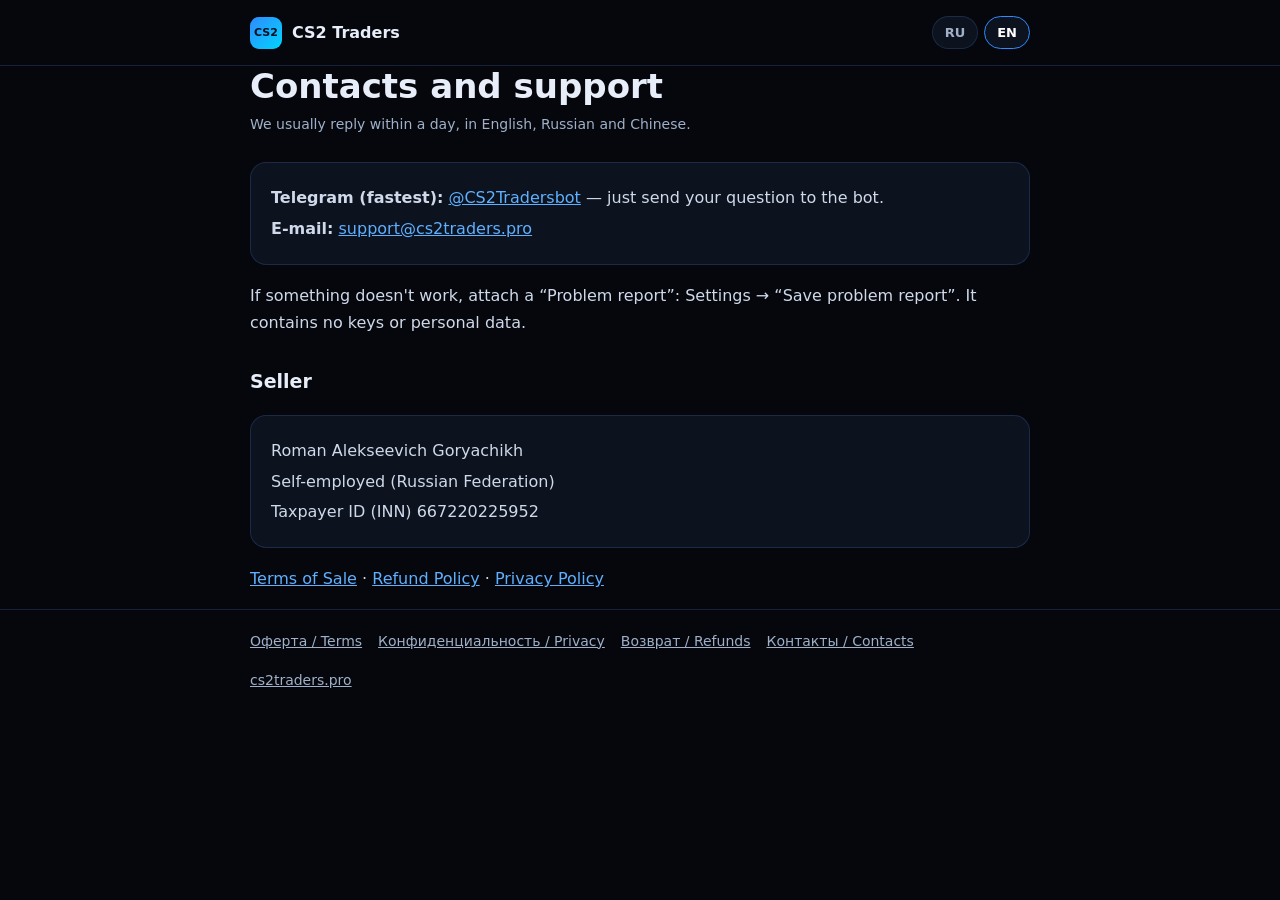
<file: contacts.html>
<!doctype html>
<html lang="ru">
<head>
<meta charset="utf-8">
<meta name="viewport" content="width=device-width,initial-scale=1">
<title>Контакты и поддержка — CS2 Traders</title>
<link rel="stylesheet" href="legal.css">
<link rel="icon" href="favicon.svg" type="image/svg+xml">
<script src="metrika.js"></script>
<noscript><div><img src="https://mc.yandex.ru/watch/114228579" style="position:absolute;left:-9999px" alt=""></div></noscript>
</head>
<body>
<header><div class="wrap">
  <a class="logo" href="./"><span class="mark">CS2</span>CS2 Traders</a>
  <div class="langs"><button data-v="ru">RU</button><button data-v="en">EN</button></div>
</div></header>
<main class="wrap">

<div data-l="ru">
<h1>Контакты и поддержка</h1>
<p class="upd">Отвечаем обычно в течение дня, по-русски, по-английски и по-китайски.</p>
<div class="card">
<p><b>Telegram (быстрее всего):</b> <a href="https://t.me/CS2Tradersbot">@CS2Tradersbot</a> — просто напишите вопрос боту.</p>
<p><b>E-mail:</b> <a href="mailto:support@cs2traders.pro">support@cs2traders.pro</a></p>
</div>
<p>Если программа работает не так, приложите «Отчёт о проблеме»: Настройки → «Сохранить отчёт о проблеме». Ключей и личных данных в нём нет.</p>
<h2>Продавец</h2>
<div class="card">
<p>Горячих Роман Алексеевич</p>
<p>Плательщик налога на профессиональный доход (самозанятый)</p>
<p>ИНН 667220225952</p>
</div>
<p><a href="offer.html">Публичная оферта</a> · <a href="refund.html">Правила возврата</a> · <a href="privacy.html">Политика конфиденциальности</a></p>
</div>

<div data-l="en">
<h1>Contacts and support</h1>
<p class="upd">We usually reply within a day, in English, Russian and Chinese.</p>
<div class="card">
<p><b>Telegram (fastest):</b> <a href="https://t.me/CS2Tradersbot">@CS2Tradersbot</a> — just send your question to the bot.</p>
<p><b>E-mail:</b> <a href="mailto:support@cs2traders.pro">support@cs2traders.pro</a></p>
</div>
<p>If something doesn't work, attach a “Problem report”: Settings → “Save problem report”. It contains no keys or personal data.</p>
<h2>Seller</h2>
<div class="card">
<p>Roman Alekseevich Goryachikh</p>
<p>Self-employed (Russian Federation)</p>
<p>Taxpayer ID (INN) 667220225952</p>
</div>
<p><a href="offer.html">Terms of Sale</a> · <a href="refund.html">Refund Policy</a> · <a href="privacy.html">Privacy Policy</a></p>
</div>

</main>
<footer><div class="wrap"><nav>
  <a href="offer.html">Оферта / Terms</a><a href="privacy.html">Конфиденциальность / Privacy</a>
  <a href="refund.html">Возврат / Refunds</a><a href="contacts.html">Контакты / Contacts</a><a href="./">cs2traders.pro</a>
</nav></div></footer>
<script src="legal.js"></script>
</body>
</html>
</file>
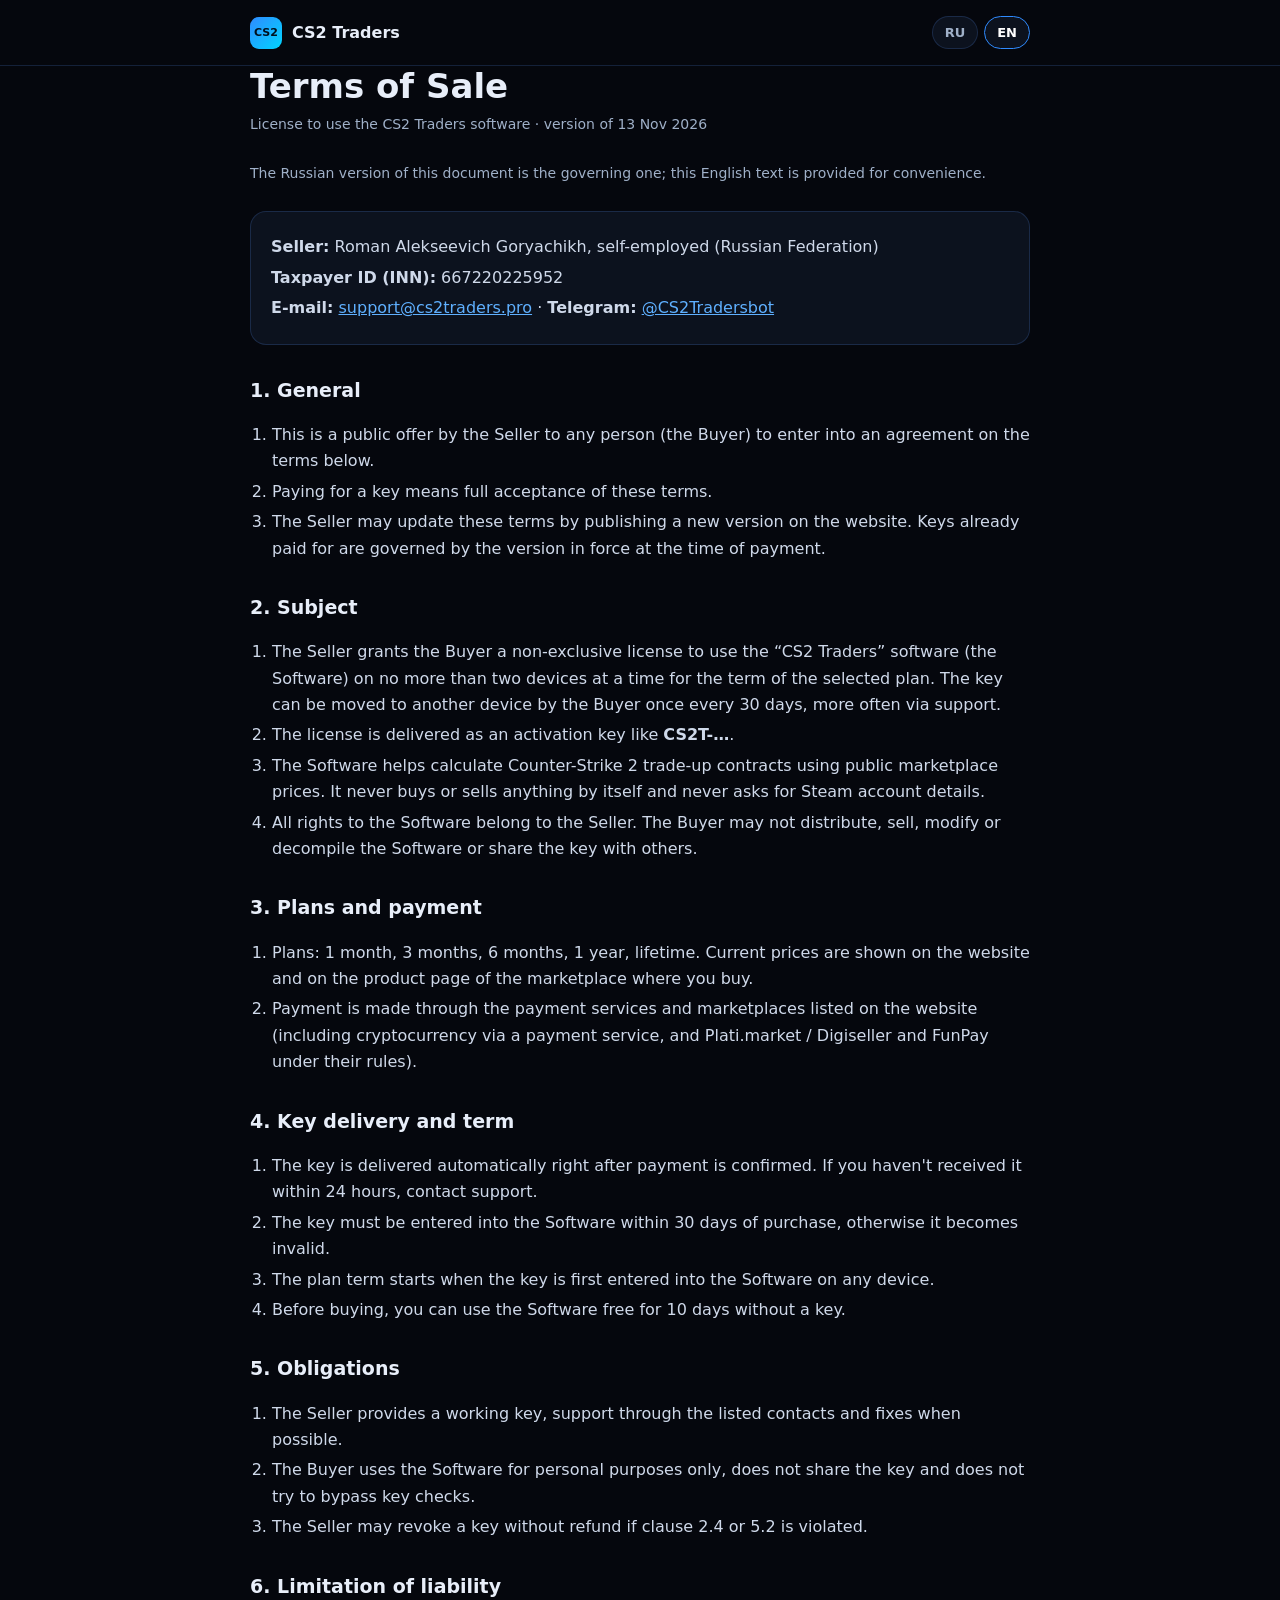
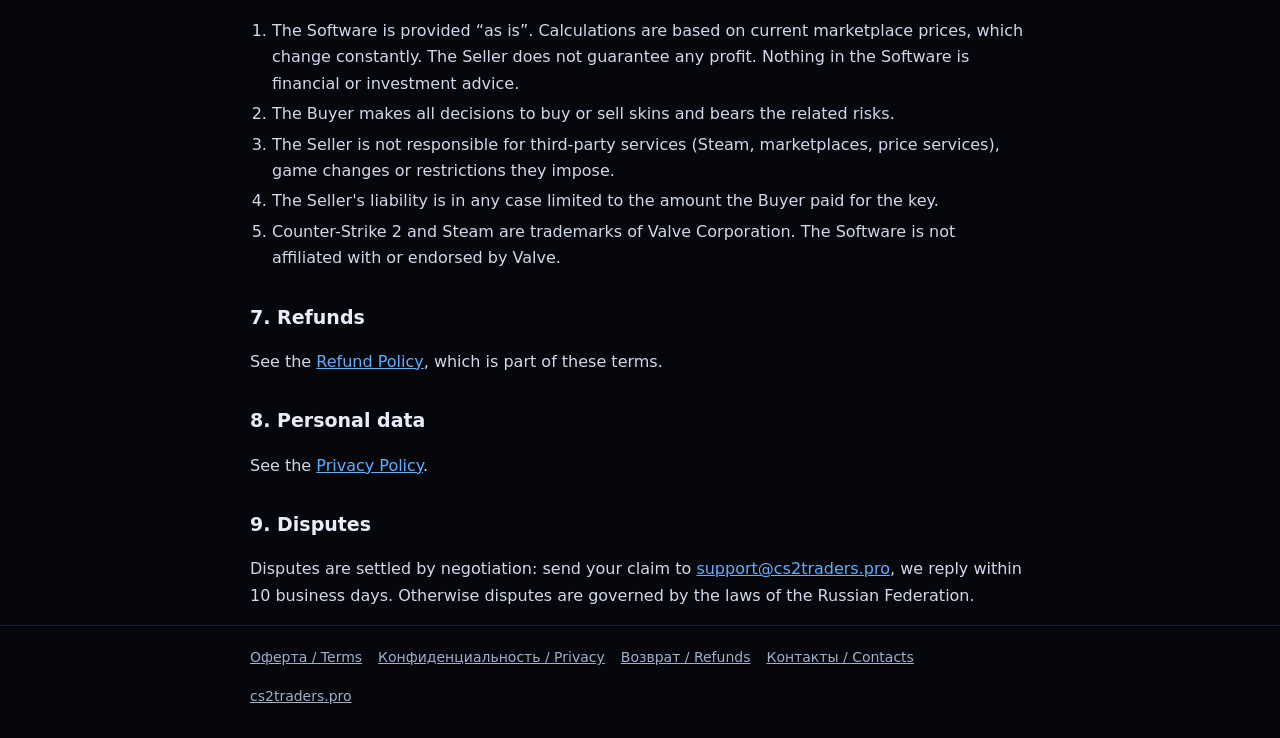
<file: offer.html>
<!doctype html>
<html lang="ru">
<head>
<meta charset="utf-8">
<meta name="viewport" content="width=device-width,initial-scale=1">
<title>Публичная оферта — CS2 Traders</title>
<link rel="stylesheet" href="legal.css">
<link rel="icon" href="favicon.svg" type="image/svg+xml">
<script src="metrika.js"></script>
<noscript><div><img src="https://mc.yandex.ru/watch/114228579" style="position:absolute;left:-9999px" alt=""></div></noscript>
</head>
<body>
<header><div class="wrap">
  <a class="logo" href="./"><span class="mark">CS2</span>CS2 Traders</a>
  <div class="langs"><button data-v="ru">RU</button><button data-v="en">EN</button></div>
</div></header>
<main class="wrap">

<div data-l="ru">
<h1>Публичная оферта</h1>
<p class="upd">о предоставлении права использования программы CS2 Traders · редакция от 13.11.2026</p>

<div class="card">
<p><b>Продавец:</b> Горячих Роман Алексеевич, плательщик налога на профессиональный доход (самозанятый)</p>
<p><b>ИНН:</b> 667220225952</p>
<p><b>E-mail:</b> <a href="mailto:support@cs2traders.pro">support@cs2traders.pro</a> · <b>Telegram:</b> <a href="https://t.me/CS2Tradersbot">@CS2Tradersbot</a></p>
<p><b>Сайт:</b> <a href="https://cs2traders.pro">cs2traders.pro</a></p>
</div>

<h2>1. Общие положения</h2>
<ol>
<li>Этот документ — публичная оферта (ст. 437 ГК РФ) Продавца любому лицу (далее — Покупатель) заключить договор на условиях ниже.</li>
<li>Оплата ключа означает полное и безоговорочное принятие оферты (акцепт, ст. 438 ГК РФ). С этого момента договор считается заключённым.</li>
<li>Продавец может менять оферту, публикуя новую редакцию на сайте. Для уже оплаченных ключей действует редакция на момент оплаты.</li>
</ol>

<h2>2. Предмет</h2>
<ol>
<li>Продавец предоставляет Покупателю простую (неисключительную) лицензию на использование программы для ЭВМ «CS2 Traders» (далее — Программа) не более чем на двух устройствах одновременно на срок выбранного тарифа. Перенести ключ на другое устройство можно самостоятельно не чаще одного раза в 30 дней, чаще — через поддержку.</li>
<li>Право использования передаётся в виде ключа активации вида <b>CS2T-…</b>.</li>
<li>Программа помогает рассчитывать контракты обмена в игре Counter-Strike 2 по общедоступным ценам торговых площадок. Программа ничего не покупает и не продаёт сама и не запрашивает данные аккаунта Steam.</li>
<li>Исключительные права на Программу принадлежат Продавцу. Покупатель не получает права распространять, продавать, изменять или декомпилировать Программу, а также передавать ключ третьим лицам.</li>
</ol>

<h2>3. Тарифы и оплата</h2>
<ol>
<li>Тарифы: 1 месяц, 3 месяца, 6 месяцев, 1 год, бессрочно. Актуальные цены указаны на сайте и на странице товара на площадке, где совершается покупка.</li>
<li>Оплата производится через платёжные сервисы и торговые площадки, указанные на сайте (в том числе криптовалютой через платёжный сервис, а также через площадки Plati.market / Digiseller и FunPay — по их правилам).</li>
<li>Продавец формирует чек в приложении «Мой налог» и направляет его Покупателю по запросу или по контактам, указанным при оплате.</li>
</ol>

<h2>4. Передача ключа и срок действия</h2>
<ol>
<li>Ключ выдаётся автоматически сразу после подтверждения оплаты (на странице после оплаты, на площадке или в Telegram). Если ключ не пришёл в течение 24 часов — напишите в поддержку.</li>
<li>Ключ необходимо ввести в Программу в течение 30 дней с момента покупки. Ключ, не введённый в этот срок, становится недействительным.</li>
<li>Срок тарифа отсчитывается с момента первого ввода ключа в Программу на любом из устройств.</li>
<li>До покупки Покупатель может бесплатно пользоваться Программой 10 дней без ключа (пробный период) и оценить её возможности.</li>
</ol>

<h2>5. Права и обязанности сторон</h2>
<ol>
<li>Продавец обязуется предоставить рабочий ключ, оказывать поддержку по работе Программы через указанные контакты и выпускать исправления по мере возможности.</li>
<li>Покупатель обязуется использовать Программу только для личных целей, не передавать ключ другим лицам и не пытаться обойти проверку ключа.</li>
<li>Продавец вправе отозвать ключ без возврата средств при нарушении п. 2.4 или 5.2.</li>
</ol>

<h2>6. Ограничение ответственности</h2>
<ol>
<li>Программа предоставляется «как есть». Расчёты основаны на текущих ценах торговых площадок, которые постоянно меняются. Продавец не гарантирует получение прибыли от контрактов обмена. Информация в Программе не является финансовой или инвестиционной рекомендацией.</li>
<li>Покупатель самостоятельно принимает решения о покупке и продаже скинов и несёт связанные с этим риски.</li>
<li>Продавец не отвечает за работу сторонних сервисов (Steam, торговых площадок, сервисов цен), изменения в игре и ограничения, вводимые ими.</li>
<li>Ответственность Продавца в любом случае ограничена суммой, уплаченной Покупателем за ключ.</li>
<li>Counter-Strike 2 и Steam — товарные знаки Valve Corporation. Программа не связана с Valve и не одобрена ею.</li>
</ol>

<h2>7. Возврат</h2>
<p>Условия возврата описаны в <a href="refund.html">Правилах возврата</a>, которые являются частью этой оферты.</p>

<h2>8. Персональные данные</h2>
<p>Обработка персональных данных — по <a href="privacy.html">Политике конфиденциальности</a>.</p>

<h2>9. Споры</h2>
<ol>
<li>Споры решаются переговорами. Претензию направляйте на <a href="mailto:support@cs2traders.pro">support@cs2traders.pro</a>; срок ответа — 10 рабочих дней.</li>
<li>Если спор не урегулирован, он рассматривается по законодательству Российской Федерации.</li>
</ol>
</div>

<div data-l="en">
<h1>Terms of Sale</h1>
<p class="upd">License to use the CS2 Traders software · version of 13 Nov 2026</p>
<p class="upd">The Russian version of this document is the governing one; this English text is provided for convenience.</p>

<div class="card">
<p><b>Seller:</b> Roman Alekseevich Goryachikh, self-employed (Russian Federation)</p>
<p><b>Taxpayer ID (INN):</b> 667220225952</p>
<p><b>E-mail:</b> <a href="mailto:support@cs2traders.pro">support@cs2traders.pro</a> · <b>Telegram:</b> <a href="https://t.me/CS2Tradersbot">@CS2Tradersbot</a></p>
</div>

<h2>1. General</h2>
<ol>
<li>This is a public offer by the Seller to any person (the Buyer) to enter into an agreement on the terms below.</li>
<li>Paying for a key means full acceptance of these terms.</li>
<li>The Seller may update these terms by publishing a new version on the website. Keys already paid for are governed by the version in force at the time of payment.</li>
</ol>

<h2>2. Subject</h2>
<ol>
<li>The Seller grants the Buyer a non-exclusive license to use the “CS2 Traders” software (the Software) on no more than two devices at a time for the term of the selected plan. The key can be moved to another device by the Buyer once every 30 days, more often via support.</li>
<li>The license is delivered as an activation key like <b>CS2T-…</b>.</li>
<li>The Software helps calculate Counter-Strike 2 trade-up contracts using public marketplace prices. It never buys or sells anything by itself and never asks for Steam account details.</li>
<li>All rights to the Software belong to the Seller. The Buyer may not distribute, sell, modify or decompile the Software or share the key with others.</li>
</ol>

<h2>3. Plans and payment</h2>
<ol>
<li>Plans: 1 month, 3 months, 6 months, 1 year, lifetime. Current prices are shown on the website and on the product page of the marketplace where you buy.</li>
<li>Payment is made through the payment services and marketplaces listed on the website (including cryptocurrency via a payment service, and Plati.market / Digiseller and FunPay under their rules).</li>
</ol>

<h2>4. Key delivery and term</h2>
<ol>
<li>The key is delivered automatically right after payment is confirmed. If you haven't received it within 24 hours, contact support.</li>
<li>The key must be entered into the Software within 30 days of purchase, otherwise it becomes invalid.</li>
<li>The plan term starts when the key is first entered into the Software on any device.</li>
<li>Before buying, you can use the Software free for 10 days without a key.</li>
</ol>

<h2>5. Obligations</h2>
<ol>
<li>The Seller provides a working key, support through the listed contacts and fixes when possible.</li>
<li>The Buyer uses the Software for personal purposes only, does not share the key and does not try to bypass key checks.</li>
<li>The Seller may revoke a key without refund if clause 2.4 or 5.2 is violated.</li>
</ol>

<h2>6. Limitation of liability</h2>
<ol>
<li>The Software is provided “as is”. Calculations are based on current marketplace prices, which change constantly. The Seller does not guarantee any profit. Nothing in the Software is financial or investment advice.</li>
<li>The Buyer makes all decisions to buy or sell skins and bears the related risks.</li>
<li>The Seller is not responsible for third-party services (Steam, marketplaces, price services), game changes or restrictions they impose.</li>
<li>The Seller's liability is in any case limited to the amount the Buyer paid for the key.</li>
<li>Counter-Strike 2 and Steam are trademarks of Valve Corporation. The Software is not affiliated with or endorsed by Valve.</li>
</ol>

<h2>7. Refunds</h2>
<p>See the <a href="refund.html">Refund Policy</a>, which is part of these terms.</p>

<h2>8. Personal data</h2>
<p>See the <a href="privacy.html">Privacy Policy</a>.</p>

<h2>9. Disputes</h2>
<p>Disputes are settled by negotiation: send your claim to <a href="mailto:support@cs2traders.pro">support@cs2traders.pro</a>, we reply within 10 business days. Otherwise disputes are governed by the laws of the Russian Federation.</p>
</div>

</main>
<footer><div class="wrap"><nav>
  <a href="offer.html">Оферта / Terms</a><a href="privacy.html">Конфиденциальность / Privacy</a>
  <a href="refund.html">Возврат / Refunds</a><a href="contacts.html">Контакты / Contacts</a><a href="./">cs2traders.pro</a>
</nav></div></footer>
<script src="legal.js"></script>
</body>
</html>
</file>
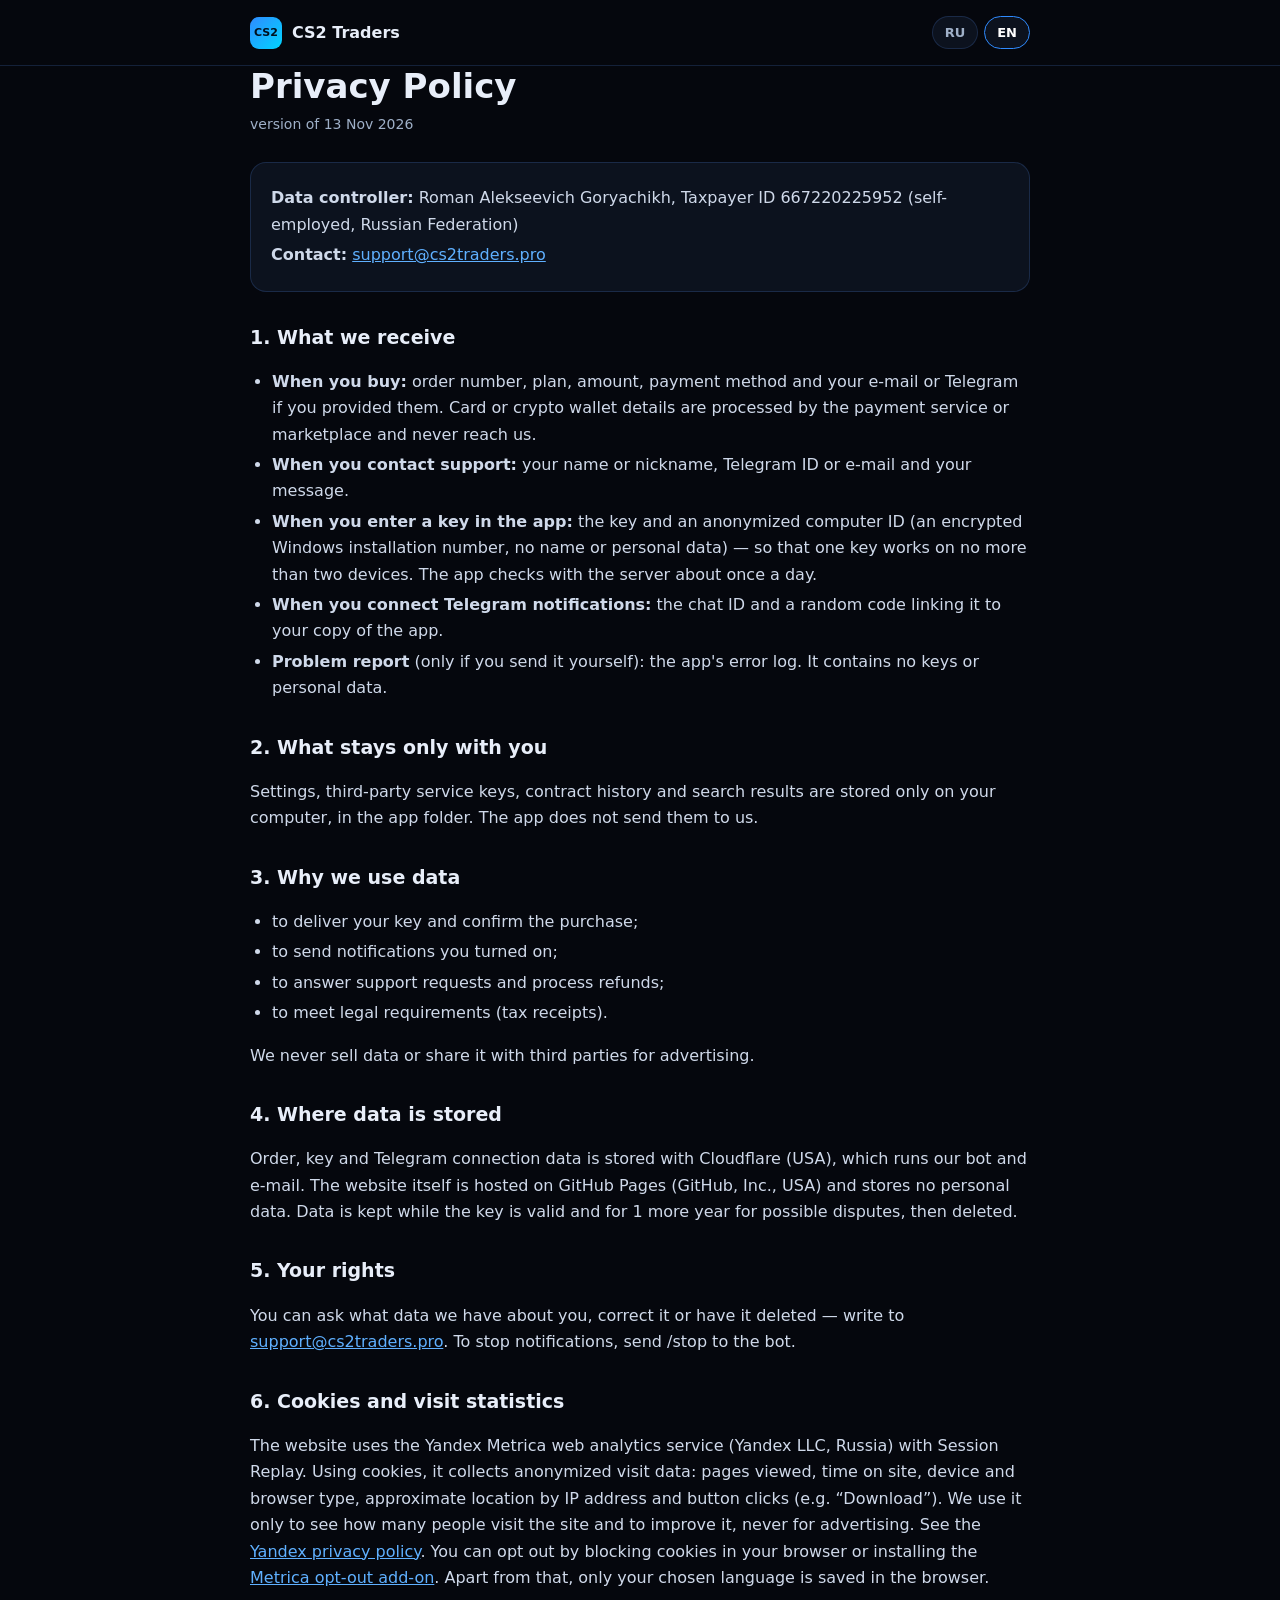
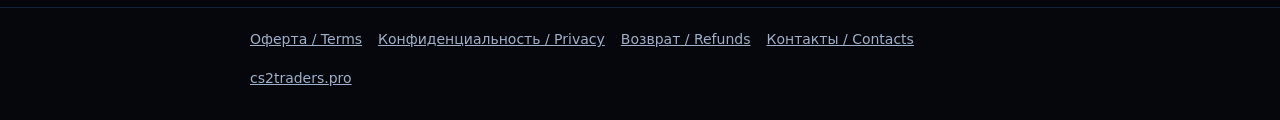
<file: privacy.html>
<!doctype html>
<html lang="ru">
<head>
<meta charset="utf-8">
<meta name="viewport" content="width=device-width,initial-scale=1">
<title>Политика конфиденциальности — CS2 Traders</title>
<link rel="stylesheet" href="legal.css">
<link rel="icon" href="favicon.svg" type="image/svg+xml">
<script src="metrika.js"></script>
<noscript><div><img src="https://mc.yandex.ru/watch/114228579" style="position:absolute;left:-9999px" alt=""></div></noscript>
</head>
<body>
<header><div class="wrap">
  <a class="logo" href="./"><span class="mark">CS2</span>CS2 Traders</a>
  <div class="langs"><button data-v="ru">RU</button><button data-v="en">EN</button></div>
</div></header>
<main class="wrap">

<div data-l="ru">
<h1>Политика конфиденциальности</h1>
<p class="upd">редакция от 13.11.2026</p>
<div class="card">
<p><b>Оператор персональных данных:</b> Горячих Роман Алексеевич, ИНН 667220225952 (самозанятый)</p>
<p><b>Контакт:</b> <a href="mailto:support@cs2traders.pro">support@cs2traders.pro</a></p>
</div>

<h2>1. Какие данные мы получаем</h2>
<ul>
<li><b>При покупке:</b> номер заказа, выбранный тариф, сумма, способ оплаты и e-mail или Telegram, если вы их указали. Данные карты или криптокошелька обрабатывает платёжный сервис или площадка — к нам они не попадают.</li>
<li><b>При обращении в поддержку:</b> ваше имя или ник, Telegram ID или e-mail и текст сообщения.</li>
<li><b>При вводе ключа в программу:</b> ключ и обезличенный номер компьютера (зашифрованный номер установки Windows, без имени и личных данных) — чтобы один ключ работал не больше чем на двух устройствах. Программа сверяется с сервером примерно раз в сутки.</li>
<li><b>При подключении уведомлений в Telegram:</b> Telegram ID чата и случайный код связи с вашей копией программы.</li>
<li><b>Отчёт о проблеме</b> (только если вы сами его отправите): журнал ошибок программы. Ключей и личных данных в нём нет.</li>
</ul>

<h2>2. Что остаётся только у вас</h2>
<p>Настройки, ключи сторонних сервисов, история контрактов и результаты поиска хранятся только на вашем компьютере, в папке программы. Программа не передаёт их нам.</p>

<h2>3. Зачем мы используем данные</h2>
<ul>
<li>выдача ключа и подтверждение покупки;</li>
<li>отправка уведомлений, которые вы сами включили;</li>
<li>ответы на обращения в поддержку и возвраты;</li>
<li>выполнение требований закона (чеки налога на профессиональный доход).</li>
</ul>
<p>Мы не продаём и не передаём данные третьим лицам для рекламы.</p>

<h2>4. Где хранятся данные</h2>
<p>Данные о заказах, ключах и подключениях Telegram хранятся в сервисе Cloudflare (США), который обеспечивает работу бота и почты. Сам сайт размещён на GitHub Pages (GitHub, Inc., США) и личных данных не хранит. Оплачивая ключ или подключая уведомления, вы соглашаетесь на такую передачу. Данные хранятся, пока действует ключ, и ещё 1 год для разбора возможных споров, затем удаляются.</p>

<h2>5. Ваши права</h2>
<p>Вы можете узнать, какие ваши данные у нас есть, исправить их или попросить удалить — напишите на <a href="mailto:support@cs2traders.pro">support@cs2traders.pro</a>. Отключить уведомления можно командой /stop в боте. Обработка ведётся в соответствии с Федеральным законом № 152-ФЗ «О персональных данных».</p>

<h2>6. Cookies и статистика посещений</h2>
<p>Сайт использует сервис веб-аналитики «Яндекс Метрика» (ООО «Яндекс», Россия) с технологией «Вебвизор». Он с помощью cookies собирает обезличенные сведения о посещениях: страницы, время на сайте, тип устройства и браузера, примерное местоположение по IP-адресу, нажатия на кнопки (например, «Скачать»). Эти сведения нужны только для того, чтобы понимать, сколько людей заходит на сайт, и улучшать его; рекламой они не используются. Подробнее — в <a href="https://yandex.ru/legal/confidential/" target="_blank" rel="noopener">политике конфиденциальности Яндекса</a>. Отказаться можно, запретив cookies в браузере или установив <a href="https://yandex.ru/support/metrica/general/opt-out.html" target="_blank" rel="noopener">блокировщик Метрики</a>. Кроме этого в браузере сохраняется только выбранный язык сайта.</p>
</div>

<div data-l="en">
<h1>Privacy Policy</h1>
<p class="upd">version of 13 Nov 2026</p>
<div class="card">
<p><b>Data controller:</b> Roman Alekseevich Goryachikh, Taxpayer ID 667220225952 (self-employed, Russian Federation)</p>
<p><b>Contact:</b> <a href="mailto:support@cs2traders.pro">support@cs2traders.pro</a></p>
</div>

<h2>1. What we receive</h2>
<ul>
<li><b>When you buy:</b> order number, plan, amount, payment method and your e-mail or Telegram if you provided them. Card or crypto wallet details are processed by the payment service or marketplace and never reach us.</li>
<li><b>When you contact support:</b> your name or nickname, Telegram ID or e-mail and your message.</li>
<li><b>When you enter a key in the app:</b> the key and an anonymized computer ID (an encrypted Windows installation number, no name or personal data) — so that one key works on no more than two devices. The app checks with the server about once a day.</li>
<li><b>When you connect Telegram notifications:</b> the chat ID and a random code linking it to your copy of the app.</li>
<li><b>Problem report</b> (only if you send it yourself): the app's error log. It contains no keys or personal data.</li>
</ul>

<h2>2. What stays only with you</h2>
<p>Settings, third-party service keys, contract history and search results are stored only on your computer, in the app folder. The app does not send them to us.</p>

<h2>3. Why we use data</h2>
<ul>
<li>to deliver your key and confirm the purchase;</li>
<li>to send notifications you turned on;</li>
<li>to answer support requests and process refunds;</li>
<li>to meet legal requirements (tax receipts).</li>
</ul>
<p>We never sell data or share it with third parties for advertising.</p>

<h2>4. Where data is stored</h2>
<p>Order, key and Telegram connection data is stored with Cloudflare (USA), which runs our bot and e-mail. The website itself is hosted on GitHub Pages (GitHub, Inc., USA) and stores no personal data. Data is kept while the key is valid and for 1 more year for possible disputes, then deleted.</p>

<h2>5. Your rights</h2>
<p>You can ask what data we have about you, correct it or have it deleted — write to <a href="mailto:support@cs2traders.pro">support@cs2traders.pro</a>. To stop notifications, send /stop to the bot.</p>

<h2>6. Cookies and visit statistics</h2>
<p>The website uses the Yandex Metrica web analytics service (Yandex LLC, Russia) with Session Replay. Using cookies, it collects anonymized visit data: pages viewed, time on site, device and browser type, approximate location by IP address and button clicks (e.g. “Download”). We use it only to see how many people visit the site and to improve it, never for advertising. See the <a href="https://yandex.com/legal/confidential/" target="_blank" rel="noopener">Yandex privacy policy</a>. You can opt out by blocking cookies in your browser or installing the <a href="https://yandex.com/support/metrica/general/opt-out.html" target="_blank" rel="noopener">Metrica opt-out add-on</a>. Apart from that, only your chosen language is saved in the browser.</p>
</div>

</main>
<footer><div class="wrap"><nav>
  <a href="offer.html">Оферта / Terms</a><a href="privacy.html">Конфиденциальность / Privacy</a>
  <a href="refund.html">Возврат / Refunds</a><a href="contacts.html">Контакты / Contacts</a><a href="./">cs2traders.pro</a>
</nav></div></footer>
<script src="legal.js"></script>
</body>
</html>
</file>
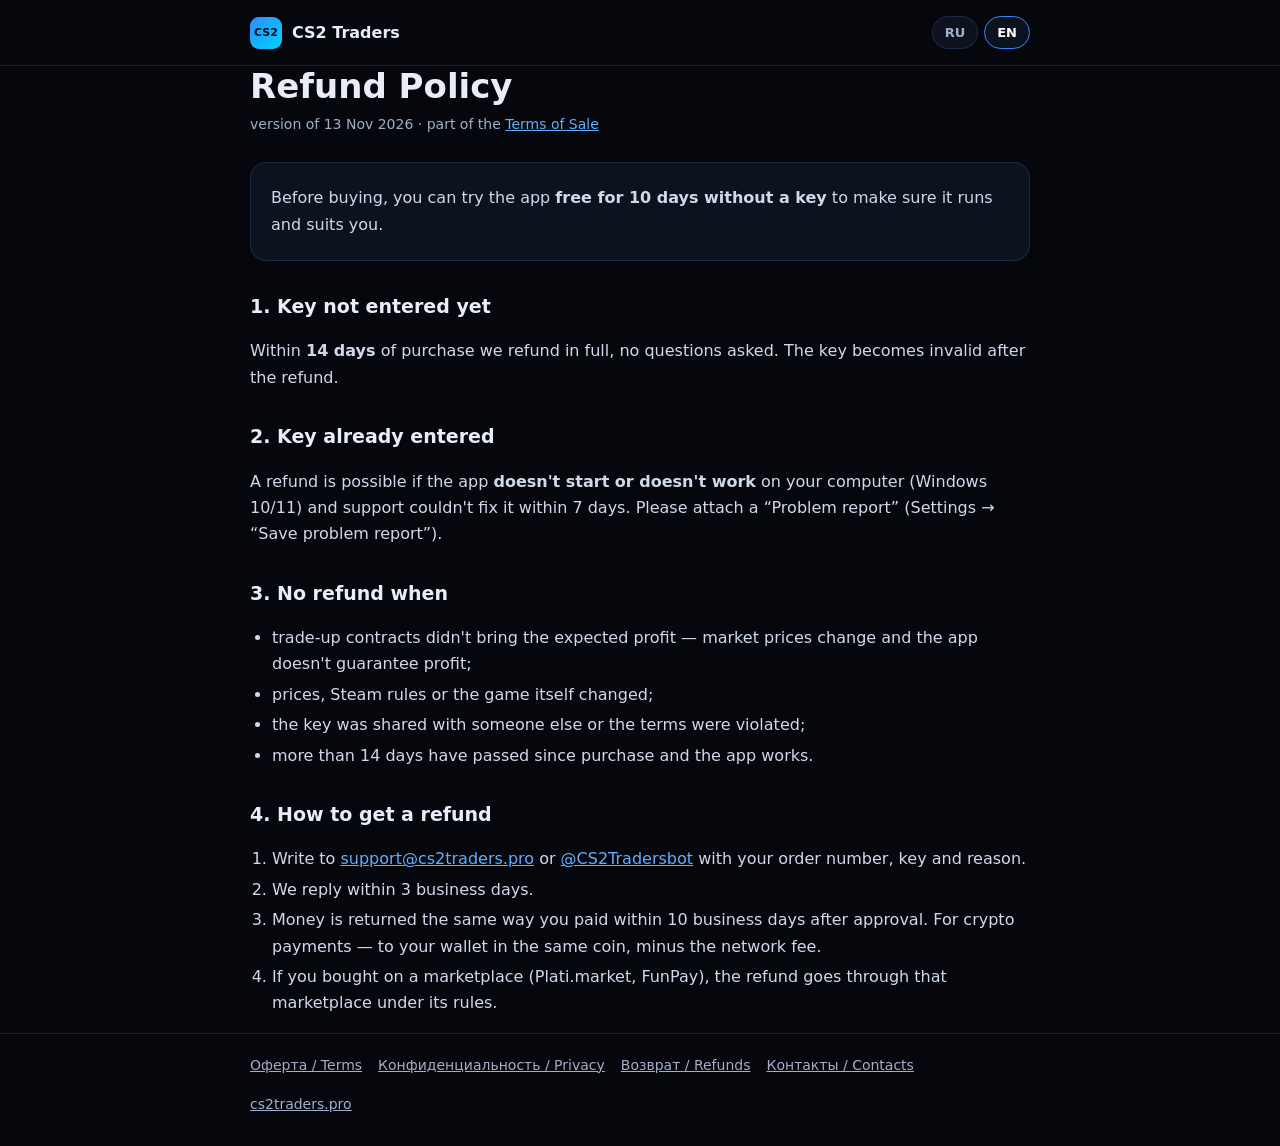
<file: refund.html>
<!doctype html>
<html lang="ru">
<head>
<meta charset="utf-8">
<meta name="viewport" content="width=device-width,initial-scale=1">
<title>Правила возврата — CS2 Traders</title>
<link rel="stylesheet" href="legal.css">
<link rel="icon" href="favicon.svg" type="image/svg+xml">
<script src="metrika.js"></script>
<noscript><div><img src="https://mc.yandex.ru/watch/114228579" style="position:absolute;left:-9999px" alt=""></div></noscript>
</head>
<body>
<header><div class="wrap">
  <a class="logo" href="./"><span class="mark">CS2</span>CS2 Traders</a>
  <div class="langs"><button data-v="ru">RU</button><button data-v="en">EN</button></div>
</div></header>
<main class="wrap">

<div data-l="ru">
<h1>Правила возврата</h1>
<p class="upd">редакция от 13.11.2026 · часть <a href="offer.html">публичной оферты</a></p>

<div class="card">
<p>Перед покупкой программу можно бесплатно попробовать <b>10 дней без ключа</b> — так вы заранее убедитесь, что она запускается и подходит вам.</p>
</div>

<h2>1. Ключ ещё не введён в программу</h2>
<p>В течение <b>14 дней</b> после покупки возвращаем деньги полностью, без объяснения причин. Ключ после возврата становится недействительным.</p>

<h2>2. Ключ уже введён</h2>
<p>Возврат возможен, если программа <b>не запускается или не работает</b> на вашем компьютере (Windows 10/11) и поддержка не смогла решить проблему в течение 7 дней после обращения. Для разбора приложите «Отчёт о проблеме» (Настройки → «Сохранить отчёт о проблеме»).</p>

<h2>3. Когда возврат не производится</h2>
<ul>
<li>контракты обмена не принесли ожидаемой прибыли — цены на рынке меняются, программа прибыль не гарантирует;</li>
<li>изменились цены, правила Steam или самой игры;</li>
<li>ключ передан другому лицу или нарушены условия оферты;</li>
<li>с момента покупки прошло больше 14 дней и программа работает.</li>
</ul>

<h2>4. Как вернуть деньги</h2>
<ol>
<li>Напишите на <a href="mailto:support@cs2traders.pro">support@cs2traders.pro</a> или боту <a href="https://t.me/CS2Tradersbot">@CS2Tradersbot</a>: номер заказа, ключ и причину.</li>
<li>Ответим в течение 3 рабочих дней.</li>
<li>Деньги возвращаются тем же способом, которым вы платили, в течение 10 рабочих дней после одобрения. При оплате криптовалютой — на указанный вами кошелёк в той же монете, за вычетом комиссии сети.</li>
<li>Если покупка сделана на площадке (Plati.market, FunPay), возврат проходит через эту площадку по её правилам.</li>
</ol>
</div>

<div data-l="en">
<h1>Refund Policy</h1>
<p class="upd">version of 13 Nov 2026 · part of the <a href="offer.html">Terms of Sale</a></p>

<div class="card">
<p>Before buying, you can try the app <b>free for 10 days without a key</b> to make sure it runs and suits you.</p>
</div>

<h2>1. Key not entered yet</h2>
<p>Within <b>14 days</b> of purchase we refund in full, no questions asked. The key becomes invalid after the refund.</p>

<h2>2. Key already entered</h2>
<p>A refund is possible if the app <b>doesn't start or doesn't work</b> on your computer (Windows 10/11) and support couldn't fix it within 7 days. Please attach a “Problem report” (Settings → “Save problem report”).</p>

<h2>3. No refund when</h2>
<ul>
<li>trade-up contracts didn't bring the expected profit — market prices change and the app doesn't guarantee profit;</li>
<li>prices, Steam rules or the game itself changed;</li>
<li>the key was shared with someone else or the terms were violated;</li>
<li>more than 14 days have passed since purchase and the app works.</li>
</ul>

<h2>4. How to get a refund</h2>
<ol>
<li>Write to <a href="mailto:support@cs2traders.pro">support@cs2traders.pro</a> or <a href="https://t.me/CS2Tradersbot">@CS2Tradersbot</a> with your order number, key and reason.</li>
<li>We reply within 3 business days.</li>
<li>Money is returned the same way you paid within 10 business days after approval. For crypto payments — to your wallet in the same coin, minus the network fee.</li>
<li>If you bought on a marketplace (Plati.market, FunPay), the refund goes through that marketplace under its rules.</li>
</ol>
</div>

</main>
<footer><div class="wrap"><nav>
  <a href="offer.html">Оферта / Terms</a><a href="privacy.html">Конфиденциальность / Privacy</a>
  <a href="refund.html">Возврат / Refunds</a><a href="contacts.html">Контакты / Contacts</a><a href="./">cs2traders.pro</a>
</nav></div></footer>
<script src="legal.js"></script>
</body>
</html>
</file>
<file: legal.css>
:root{--bg:#05070d;--panel:#0c121e;--line:rgba(90,150,255,.18);--text:#e8eef9;--muted:#9fb0c8;--acc:#2f8bff;--acc2:#5fb0ff}
*{box-sizing:border-box}
html{background:var(--bg)}
body{margin:0;background:var(--bg);color:var(--text);font:16px/1.65 system-ui,-apple-system,"Segoe UI",Roboto,sans-serif;-webkit-font-smoothing:antialiased}
.wrap{max-width:820px;margin:0 auto;padding:0 20px}
header{border-bottom:1px solid var(--line);padding:16px 0}
header .wrap{display:flex;align-items:center;gap:14px;flex-wrap:wrap}
.logo{display:flex;align-items:center;gap:10px;color:var(--text);text-decoration:none;font-weight:800}
.mark{width:32px;height:32px;border-radius:9px;display:grid;place-items:center;font-size:11px;font-weight:800;color:#00111f;background:linear-gradient(135deg,#2f8bff,#00d5ff)}
.langs{margin-left:auto;display:flex;gap:6px}
.langs button{font:inherit;font-size:13px;font-weight:700;color:var(--muted);background:var(--panel);border:1px solid var(--line);border-radius:999px;padding:5px 12px;cursor:pointer}
.langs button.on{color:#fff;border-color:var(--acc)}
main{padding:34px 0 50px}
h1{font-size:clamp(26px,4vw,34px);line-height:1.2;margin:0 0 6px}
.upd{color:var(--muted);font-size:14px;margin:0 0 26px}
h2{font-size:19px;margin:30px 0 8px}
p,li{color:#cfd9ea}
ol,ul{padding-left:22px}
li{margin:4px 0}
a{color:var(--acc2)}
.card{background:var(--panel);border:1px solid var(--line);border-radius:16px;padding:18px 20px;margin:18px 0}
.card p{margin:4px 0}
footer{border-top:1px solid var(--line);padding:20px 0 30px;color:var(--muted);font-size:14px}
footer nav{display:flex;gap:16px;flex-wrap:wrap}
footer a{color:var(--muted)}
[data-l]{display:none}
html[lang="ru"] [data-l="ru"],html:not([lang="ru"]) [data-l="en"]{display:block}
</file>
